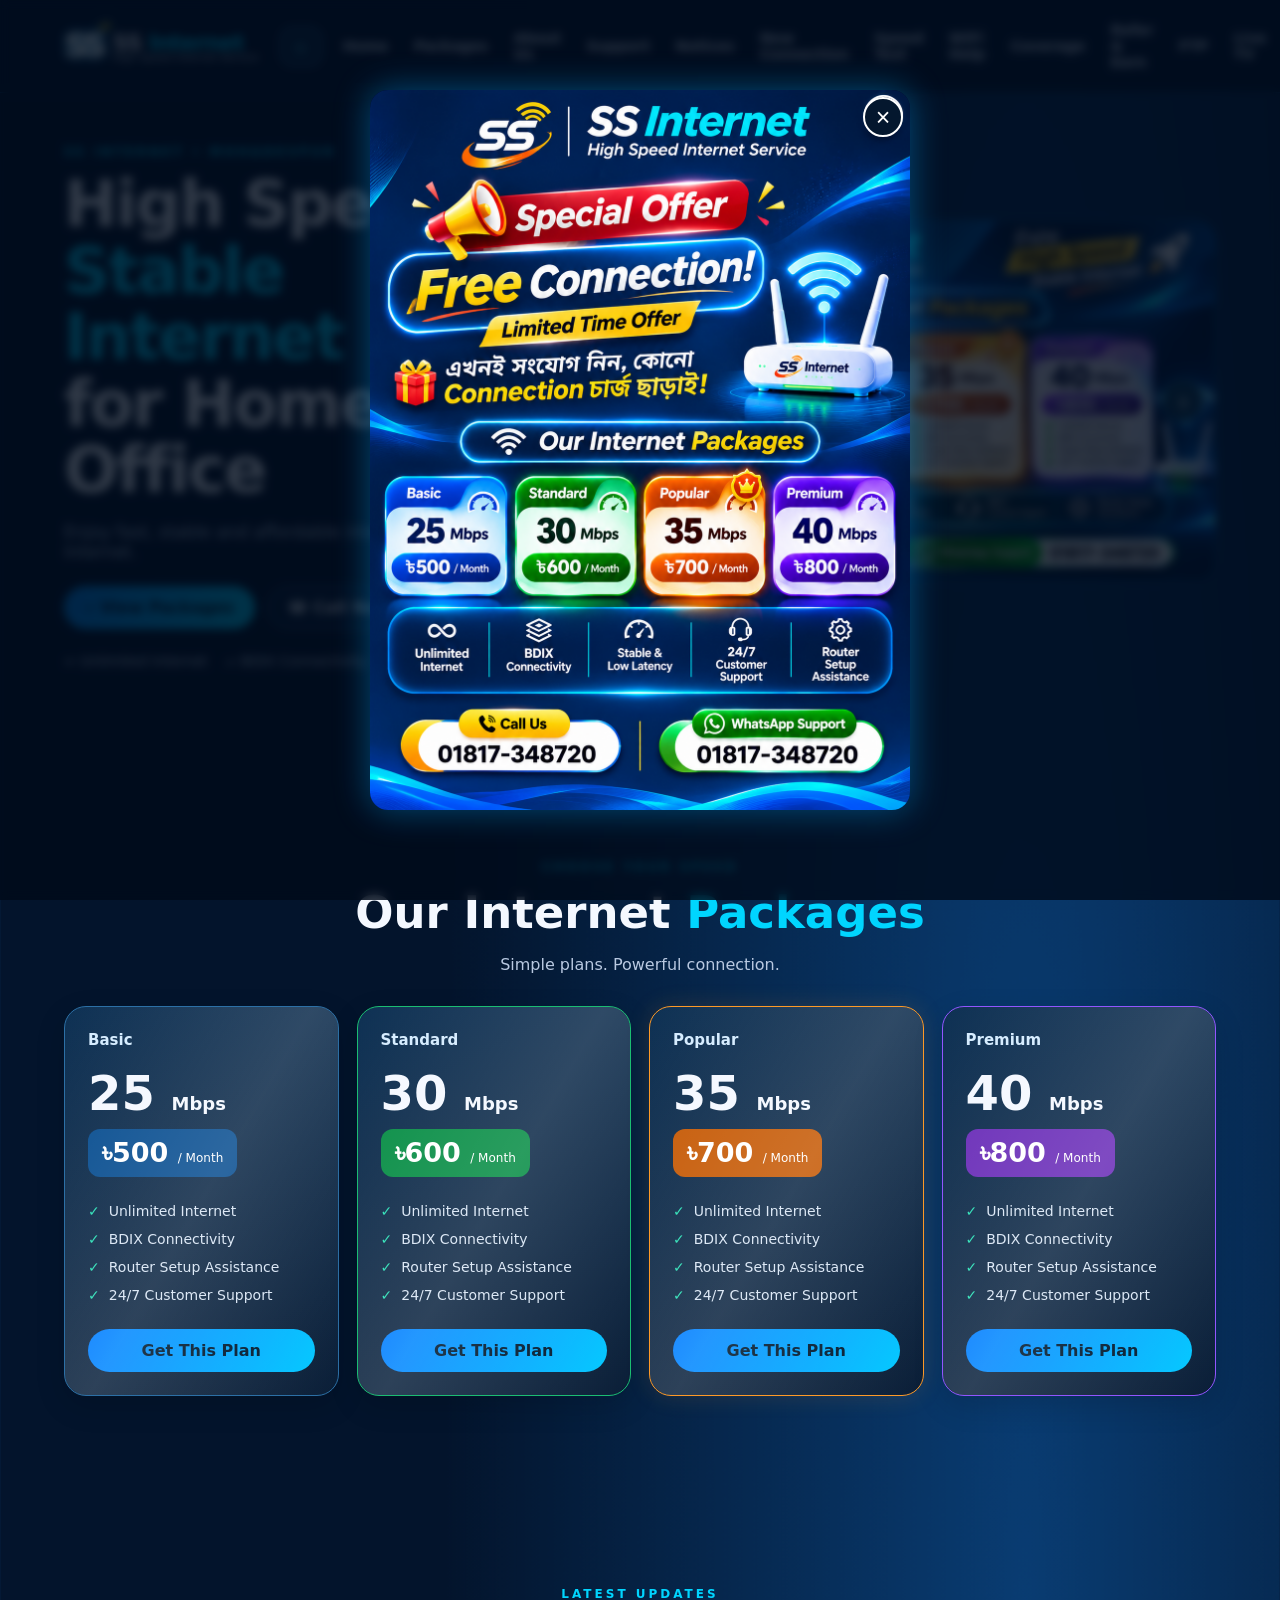
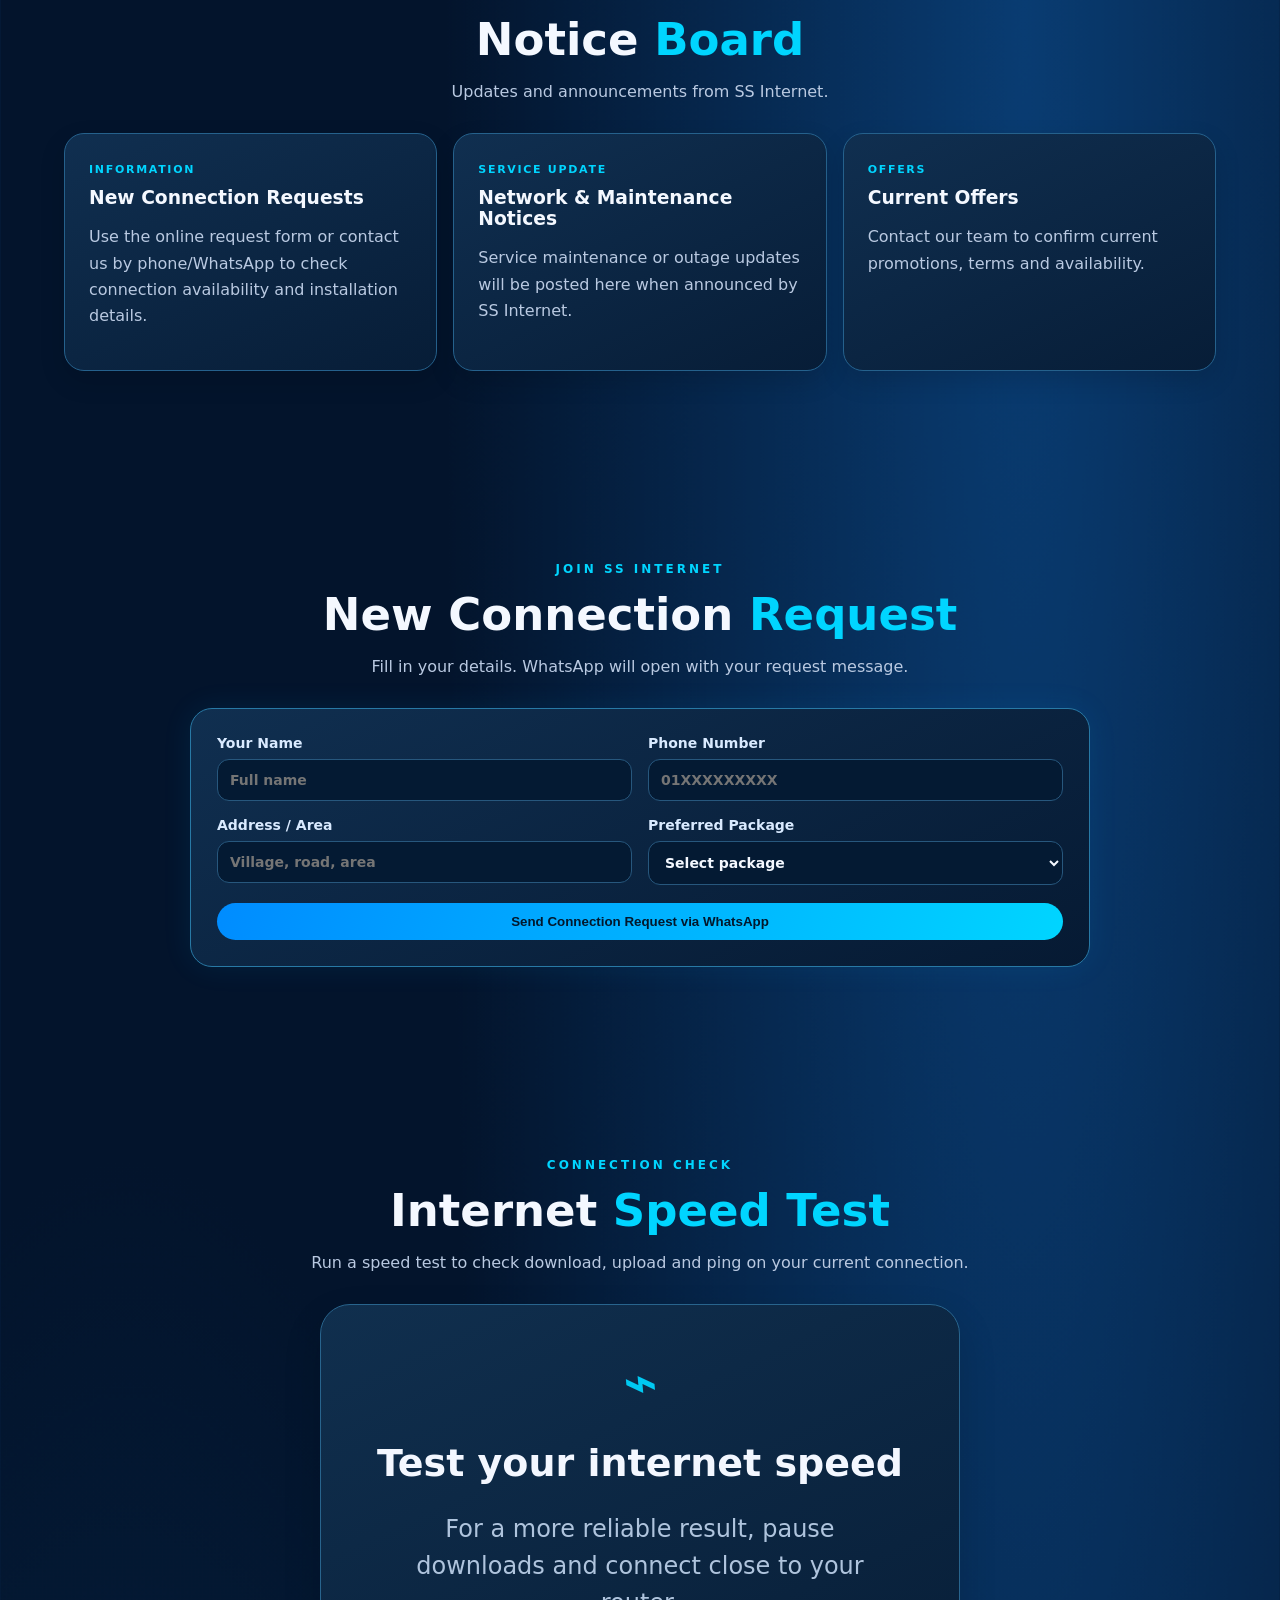
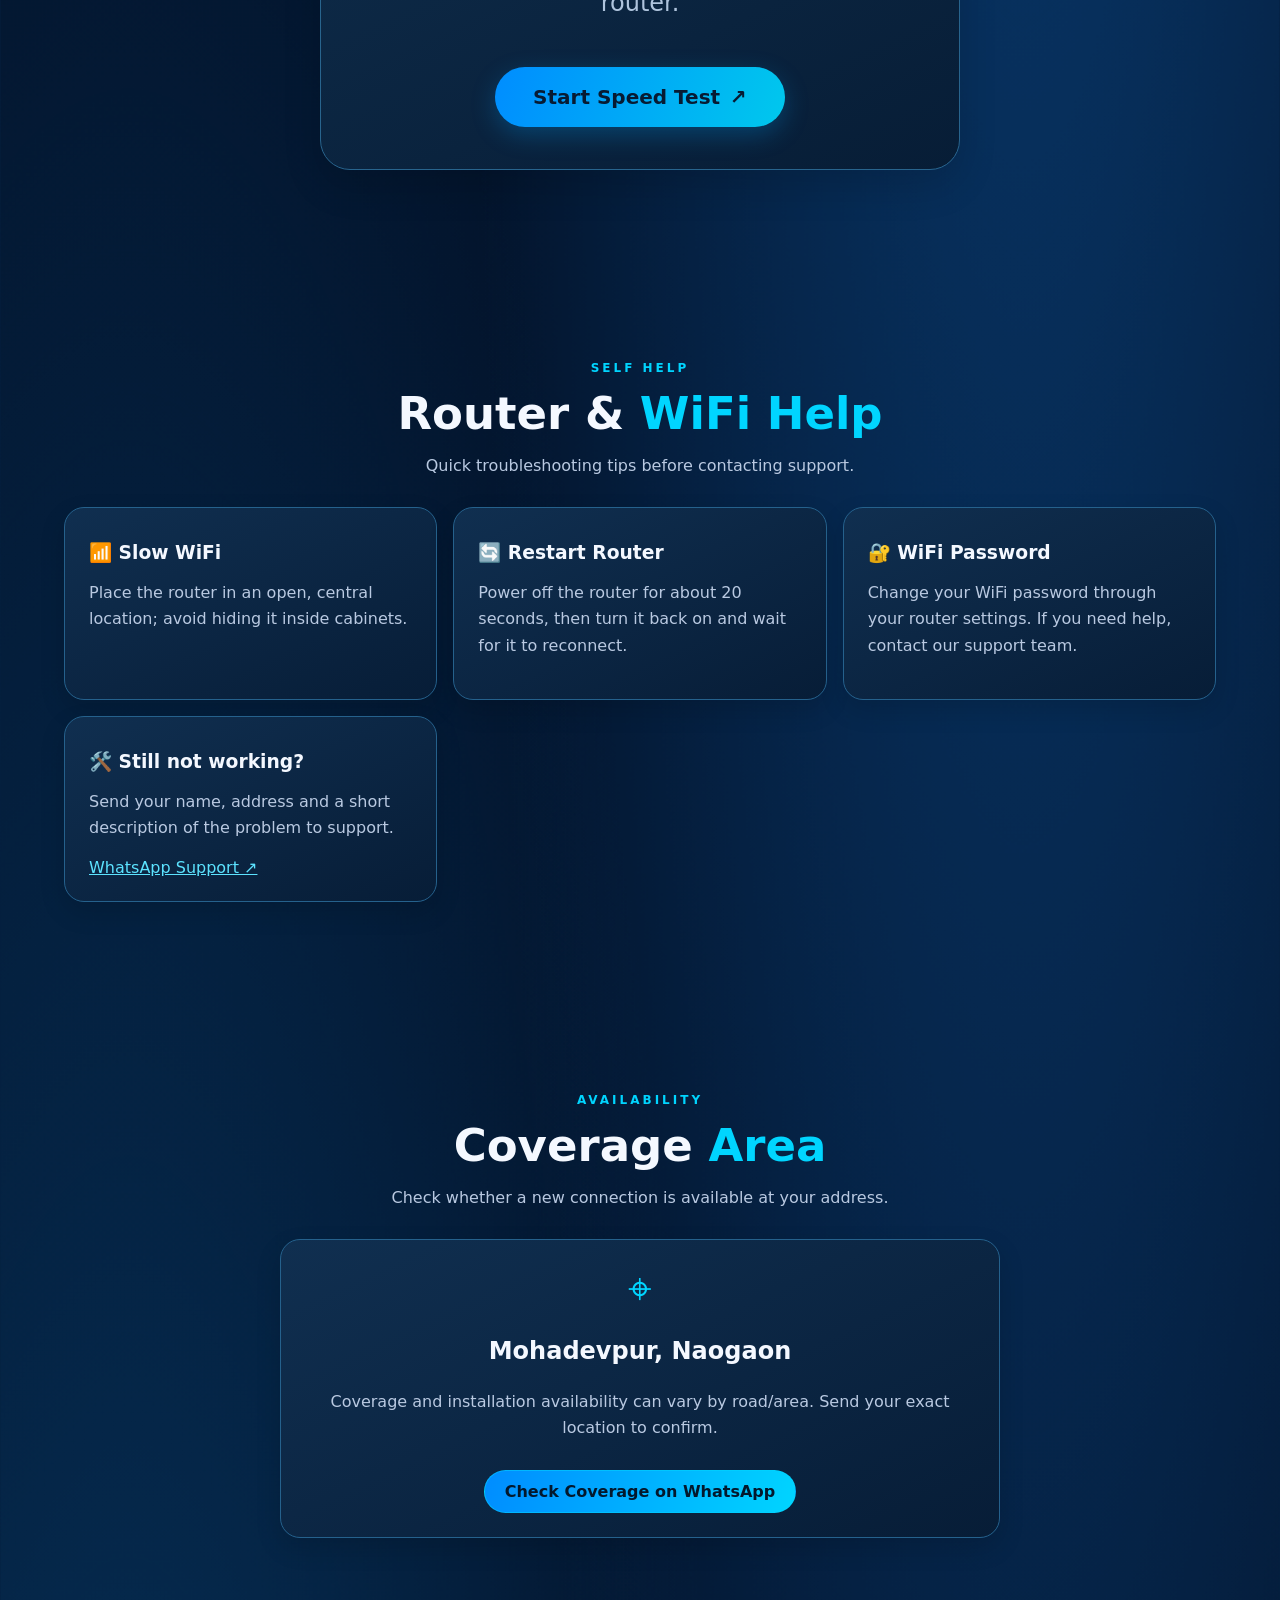
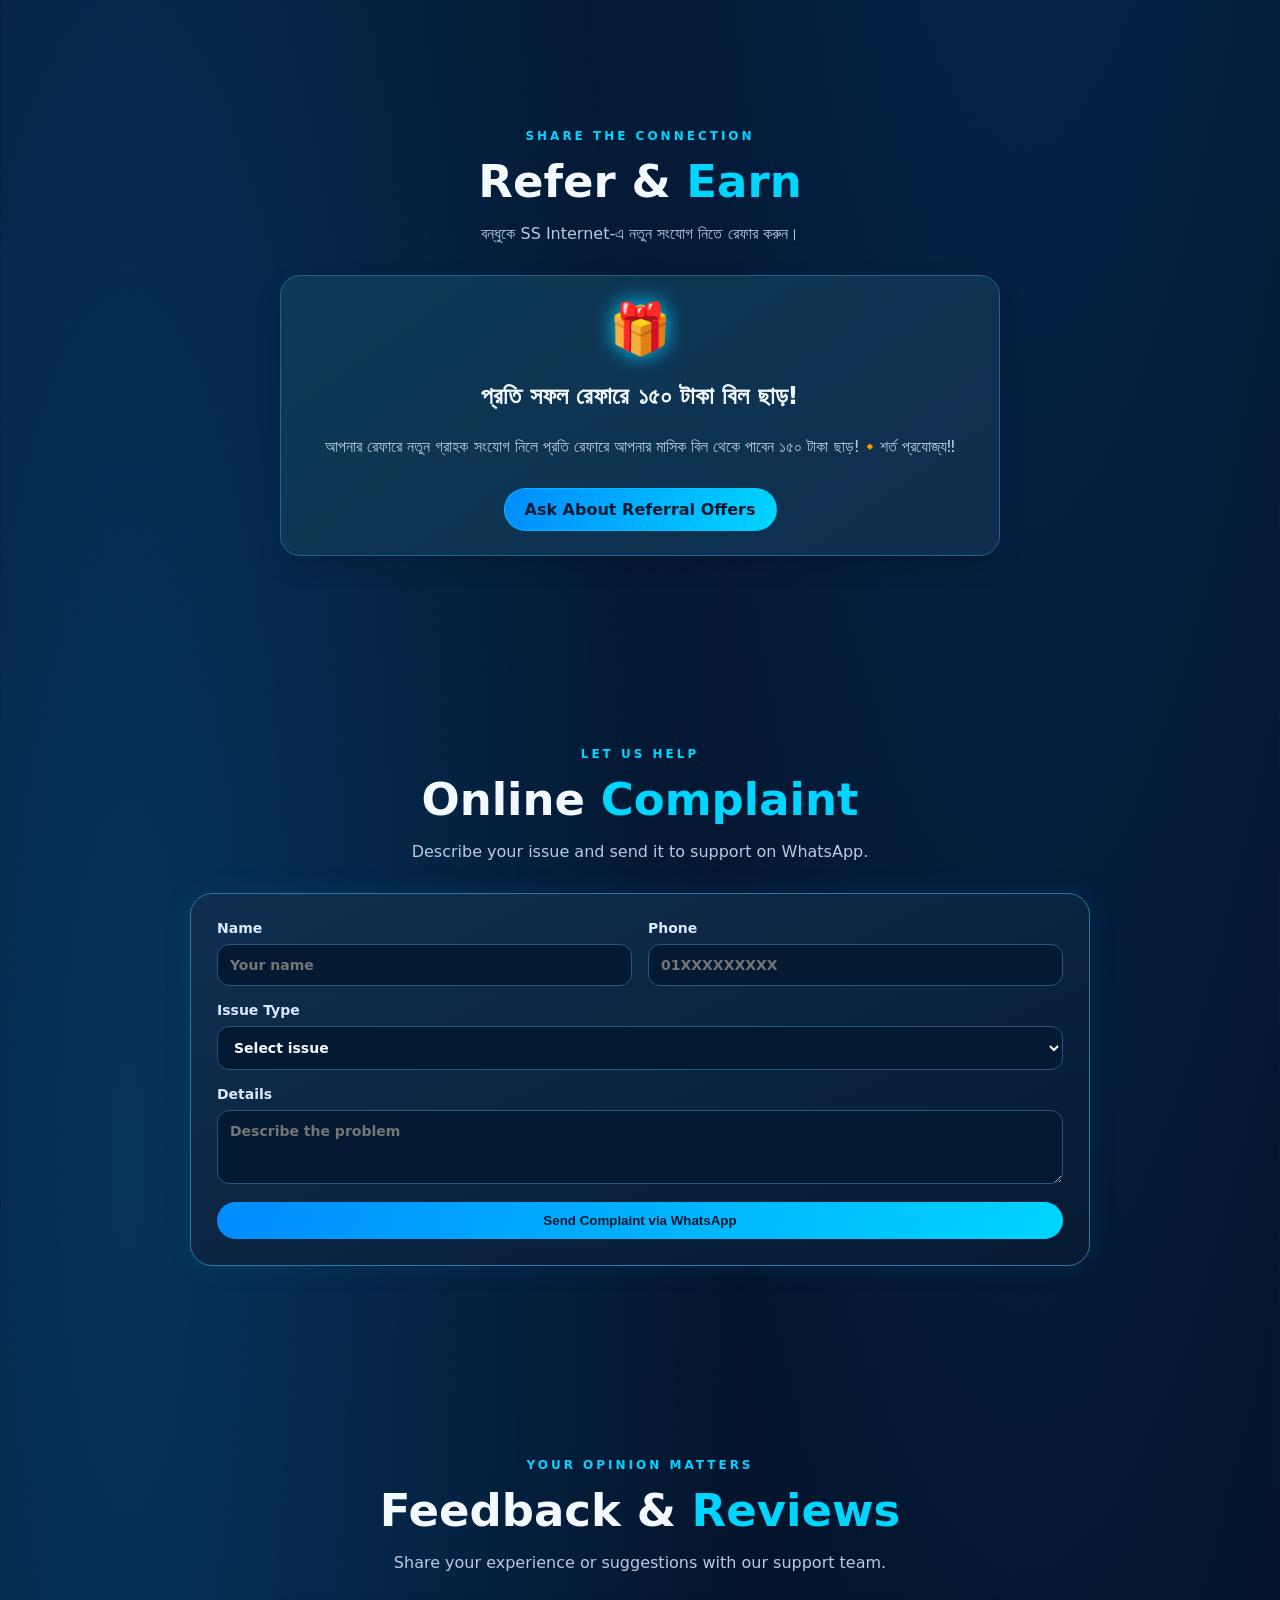
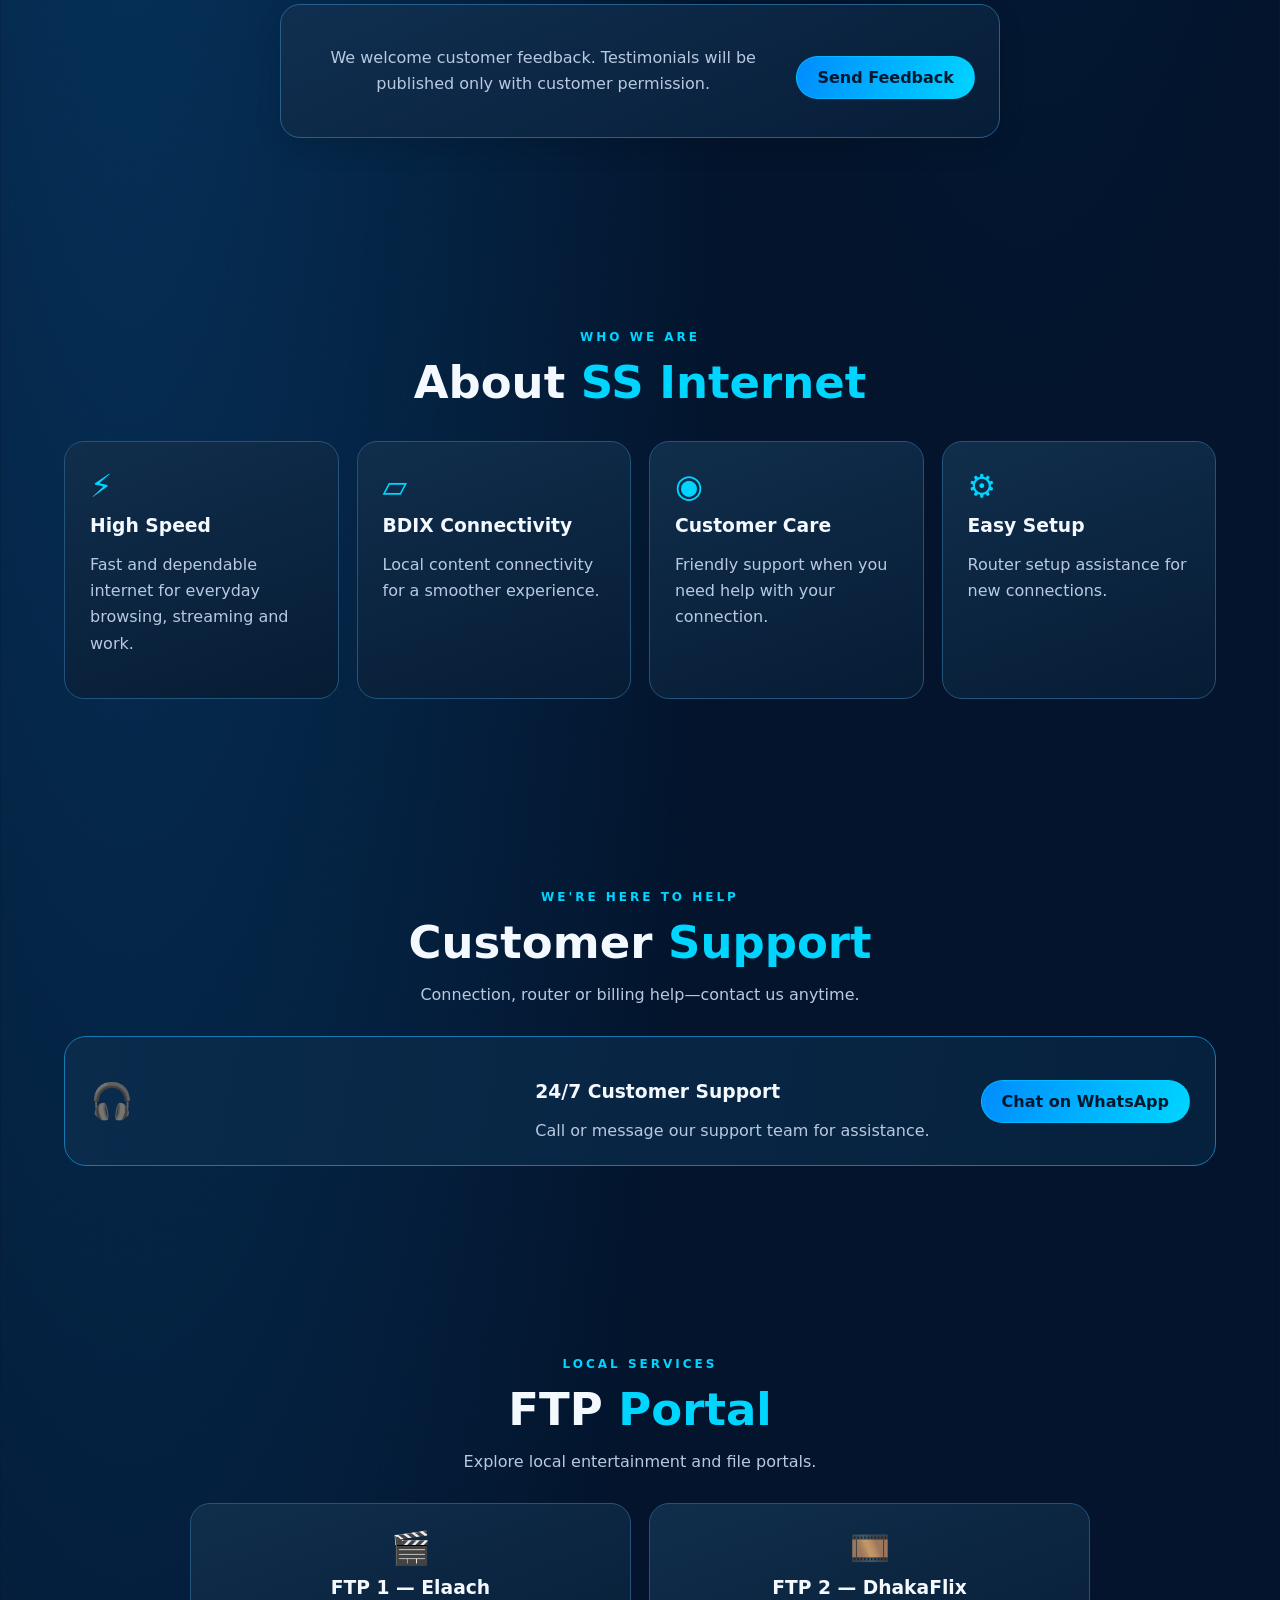
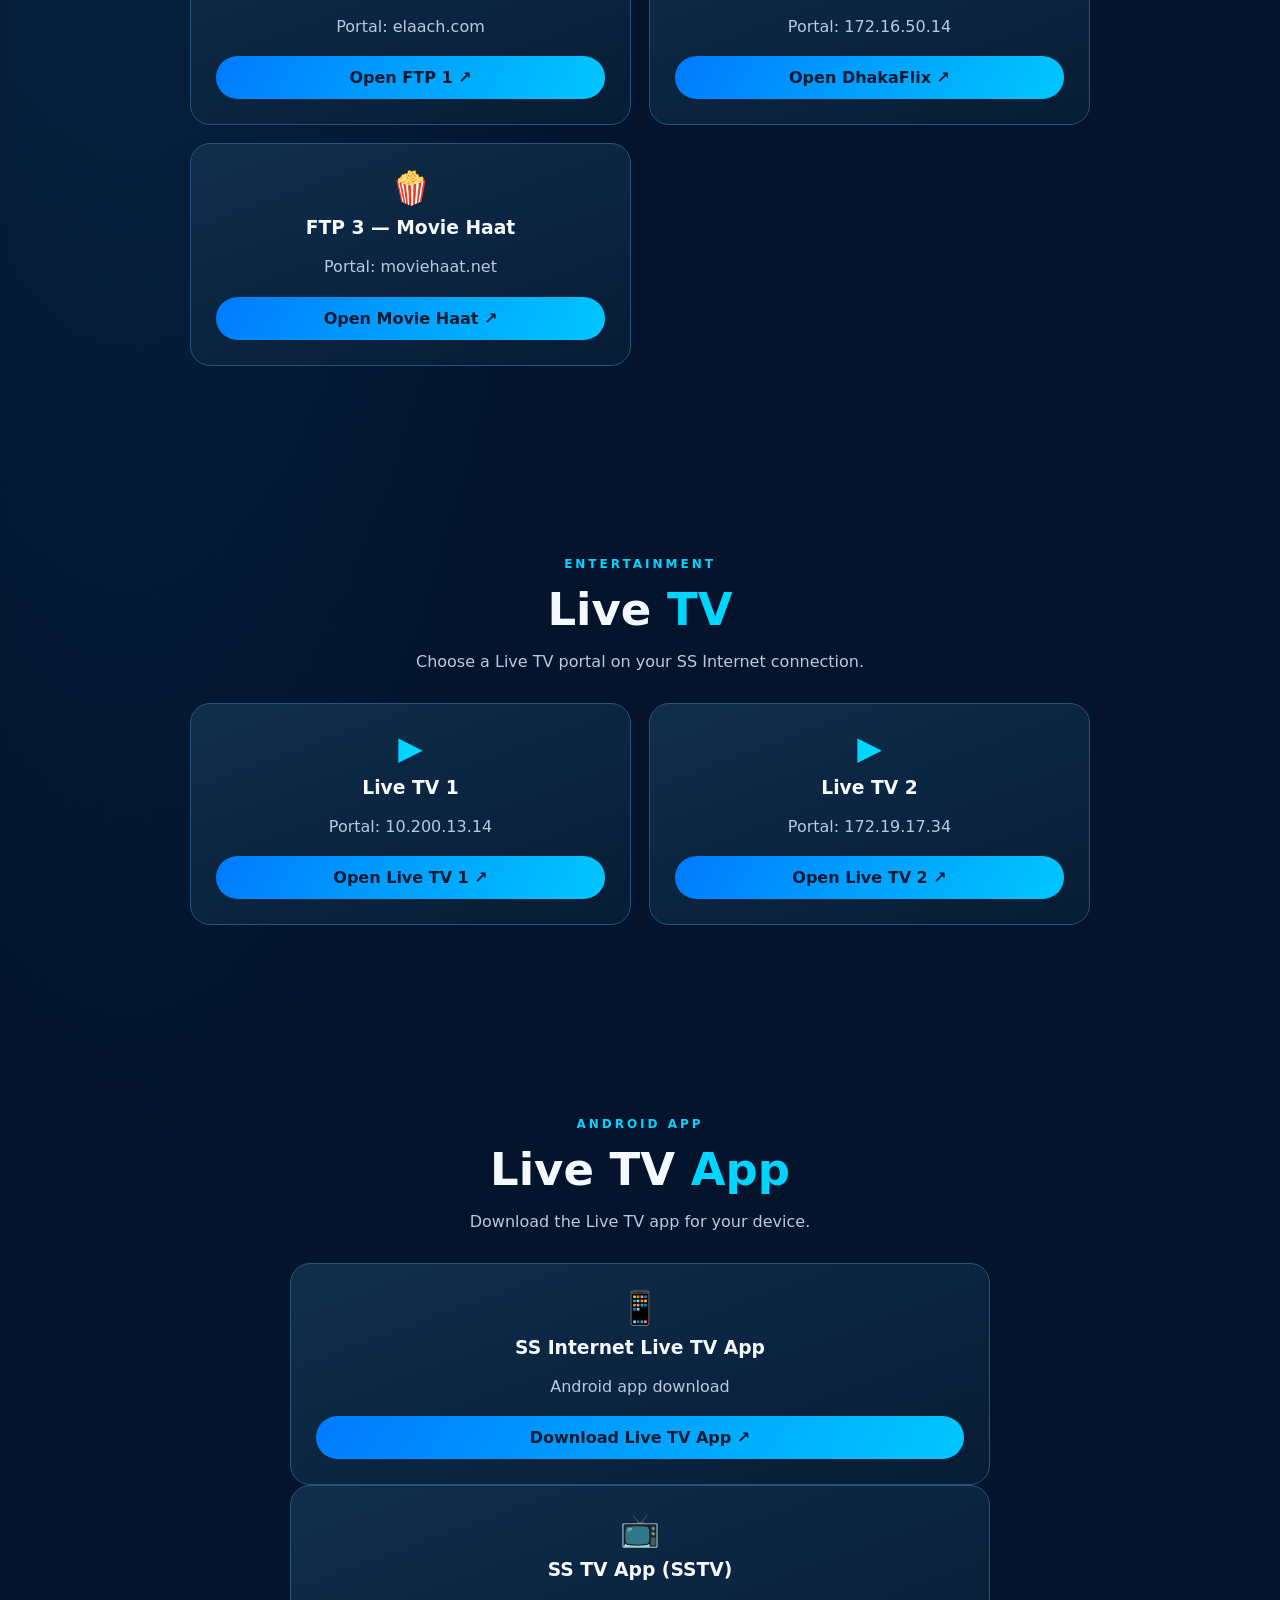
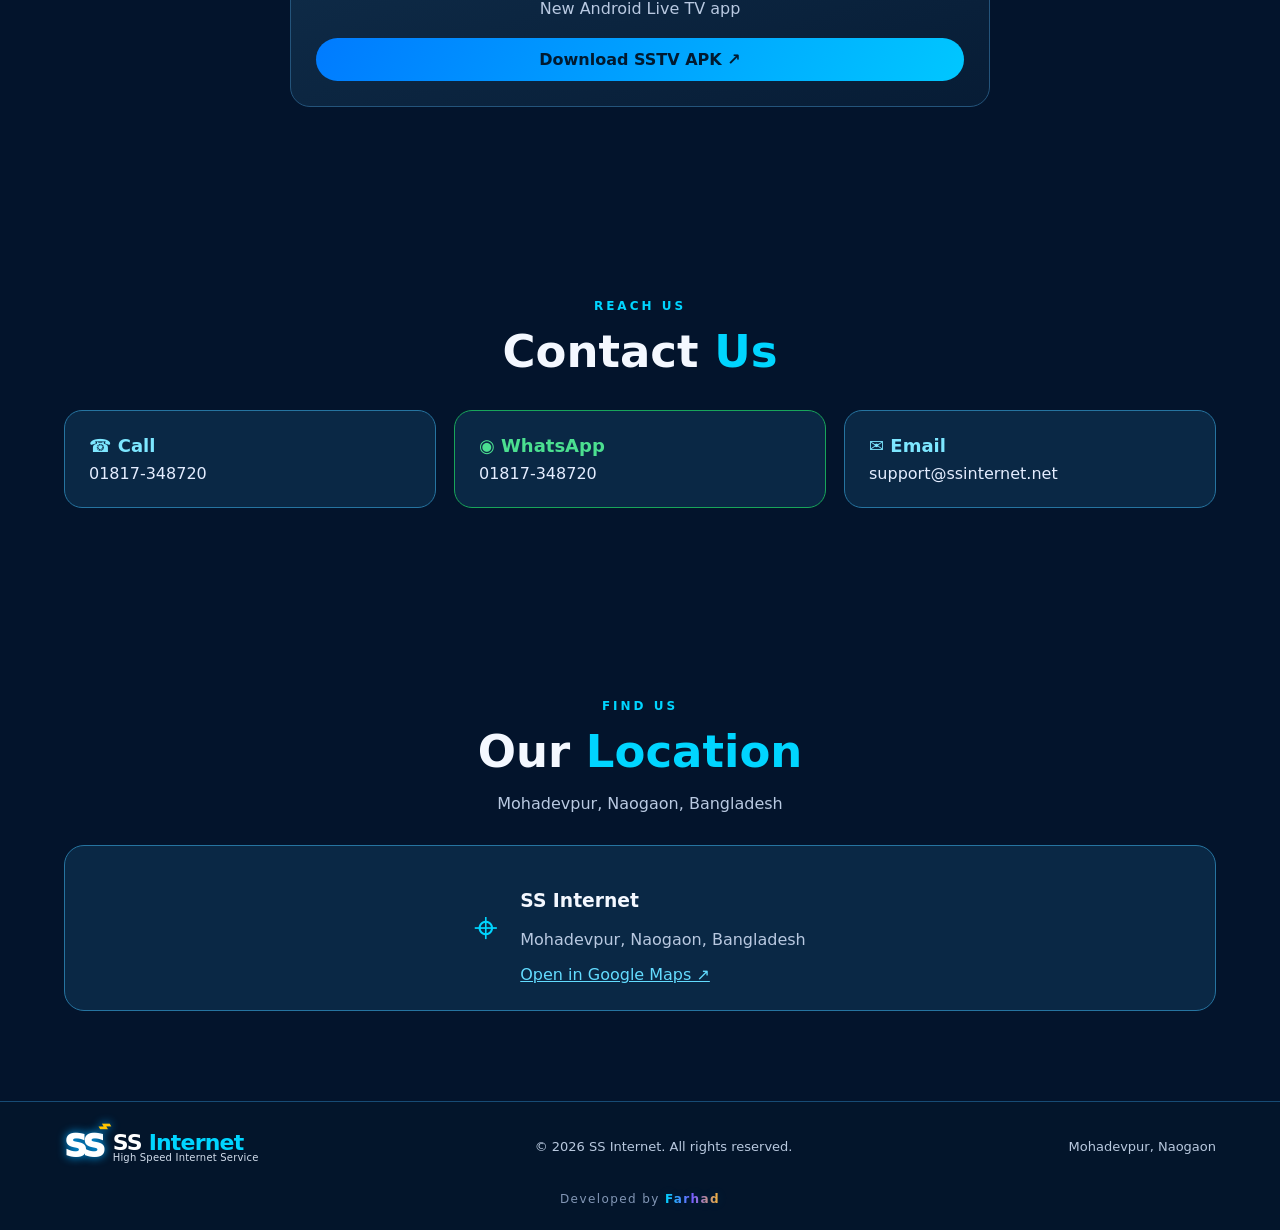
<file: index.html>
<!DOCTYPE html>
<html lang="bn">
<head>
<meta charset="UTF-8">
<meta name="viewport" content="width=device-width, initial-scale=1.0">
<meta name="description" content="SS Internet - High Speed Internet Service in Mohadevpur, Naogaon">
<title>SS Internet | High Speed Internet Service</title>
<link rel="stylesheet" href="style.css">
</head>
<body>
<header class="topbar">
  <a class="brand" href="#home" aria-label="SS Internet Home">
    <span class="brand-mark">SS<span class="wifi">⌁</span></span>
    <span class="brand-text">SS <em>Internet</em><small>High Speed Internet Service</small></span>
  </a>
  <button class="theme-toggle" id="themeToggle" aria-label="Toggle light/dark mode">☼</button><button class="menu-toggle" id="menuToggle" aria-label="Toggle menu">☰</button>
  <nav id="mainNav">
    <a href="#home">Home</a><a href="#packages">Packages</a><a href="#about">About Us</a>
    <a href="#support">Support</a><a href="#notices">Notices</a><a href="#request">New Connection</a><a href="#speedtest">Speed Test</a><a href="#wifi-help">WiFi Help</a><a href="#coverage">Coverage</a><a href="#refer">Refer & Earn</a><a href="#ftp">FTP</a><a href="#livetv">Live TV</a><a href="#app-download">App Download</a><a href="#complaint">Complaint</a><a href="#contact">Contact Us</a>
  </nav>
  <a class="nav-cta" href="tel:+8801817348720">☎ Get Connection</a>
</header>

<main>
<section class="hero section" id="home">
  <div class="hero-copy">
    <p class="eyebrow">SS INTERNET • MOHADEVPUR</p>
    <h1>High Speed<br><span>Stable Internet</span><br>for Home & Office</h1>
    <p>Enjoy fast, stable and affordable internet with SS Internet.</p>
    <div class="button-row"><a class="btn primary" href="#packages">⌁ View Packages</a><a class="btn ghost" href="tel:+8801817348720">☎ Call Now</a></div>
    <div class="quick-benefits"><span>∞ Unlimited Internet</span><span>▱ BDIX Connectivity</span></div>
  </div>
  <div class="hero-art hero-banner-slider" id="heroBannerSlider" aria-label="SS Internet banners">
    <a class="hero-banner-slide active" href="#packages" aria-label="SS Internet Packages"><img src="ss-internet-banner.png" alt="SS Internet packages and service banner"></a>
    <a class="hero-banner-slide" href="#refer" aria-label="Refer and Earn 150 taka bill discount"><img src="ss-internet-refer-150-banner.png" alt="Refer a friend to SS Internet and receive 150 taka off your monthly bill"></a>
    <button class="hero-banner-arrow prev" type="button" aria-label="Previous banner">‹</button><button class="hero-banner-arrow next" type="button" aria-label="Next banner">›</button>
    <div class="hero-banner-dots"><button class="hero-banner-dot active" data-banner="0" aria-label="Show package banner"></button><button class="hero-banner-dot" data-banner="1" aria-label="Show referral banner"></button></div>
  </div>
</section>

<section class="section packages" id="packages">
  <div class="section-heading"><p class="eyebrow">Choose your speed</p><h2>Our Internet <span>Packages</span></h2><p>Simple plans. Powerful connection.</p></div>
  <div class="package-grid">
    <article class="plan blue"><span class="plan-tag">Basic</span><h3>25 <small>Mbps</small></h3><div class="price">৳500 <small>/ Month</small></div><ul><li>Unlimited Internet</li><li>BDIX Connectivity</li><li>Router Setup Assistance</li><li>24/7 Customer Support</li></ul><a href="https://wa.me/8801817348720?text=25%20Mbps%20package%20nibo" class="plan-btn">Get This Plan</a></article>
    <article class="plan green"><span class="plan-tag">Standard</span><h3>30 <small>Mbps</small></h3><div class="price">৳600 <small>/ Month</small></div><ul><li>Unlimited Internet</li><li>BDIX Connectivity</li><li>Router Setup Assistance</li><li>24/7 Customer Support</li></ul><a href="https://wa.me/8801817348720?text=30%20Mbps%20package%20nibo" class="plan-btn">Get This Plan</a></article>
    <article class="plan orange popular"><span class="plan-tag">Popular</span><h3>35 <small>Mbps</small></h3><div class="price">৳700 <small>/ Month</small></div><ul><li>Unlimited Internet</li><li>BDIX Connectivity</li><li>Router Setup Assistance</li><li>24/7 Customer Support</li></ul><a href="https://wa.me/8801817348720?text=35%20Mbps%20package%20nibo" class="plan-btn">Get This Plan</a></article>
    <article class="plan purple"><span class="plan-tag">Premium</span><h3>40 <small>Mbps</small></h3><div class="price">৳800 <small>/ Month</small></div><ul><li>Unlimited Internet</li><li>BDIX Connectivity</li><li>Router Setup Assistance</li><li>24/7 Customer Support</li></ul><a href="https://wa.me/8801817348720?text=40%20Mbps%20package%20nibo" class="plan-btn">Get This Plan</a></article>
  </div>
</section>



<section class="section notices" id="notices"><div class="section-heading"><p class="eyebrow">Latest updates</p><h2>Notice <span>Board</span></h2><p>Updates and announcements from SS Internet.</p></div><div class="notice-grid"><article class="notice-card"><span class="notice-label">INFORMATION</span><h3>New Connection Requests</h3><p>Use the online request form or contact us by phone/WhatsApp to check connection availability and installation details.</p></article><article class="notice-card"><span class="notice-label">SERVICE UPDATE</span><h3>Network & Maintenance Notices</h3><p>Service maintenance or outage updates will be posted here when announced by SS Internet.</p></article><article class="notice-card"><span class="notice-label">OFFERS</span><h3>Current Offers</h3><p>Contact our team to confirm current promotions, terms and availability.</p></article></div></section>
<section class="section request" id="request"><div class="section-heading"><p class="eyebrow">Join SS Internet</p><h2>New Connection <span>Request</span></h2><p>Fill in your details. WhatsApp will open with your request message.</p></div><form class="glass-form" id="connectionForm"><div class="form-grid"><label>Your Name<input name="name" required placeholder="Full name"></label><label>Phone Number<input name="phone" required inputmode="tel" placeholder="01XXXXXXXXX"></label><label>Address / Area<input name="address" required placeholder="Village, road, area"></label><label>Preferred Package<select name="package" required><option value="">Select package</option><option>25 Mbps — ৳500/month</option><option>30 Mbps — ৳600/month</option><option>35 Mbps — ৳700/month</option><option>40 Mbps — ৳800/month</option></select></label></div><button class="btn primary form-submit" type="submit">Send Connection Request via WhatsApp</button></form></section>
<section class="section speed" id="speedtest"><div class="section-heading"><p class="eyebrow">CONNECTION CHECK</p><h2>Internet <span>Speed Test</span></h2><p>Run a speed test to check download, upload and ping on your current connection.</p></div><div class="fast-card"><div class="fast-mark" aria-hidden="true">⌁</div><h3>Test your internet speed</h3><p>For a more reliable result, pause downloads and connect close to your router.</p><a class="fast-start" href="https://fast.com/" target="_blank" rel="noopener noreferrer">Start Speed Test <span aria-hidden="true">↗</span></a></div></section><section class="section wifi-help" id="wifi-help"><div class="section-heading"><p class="eyebrow">Self help</p><h2>Router & <span>WiFi Help</span></h2><p>Quick troubleshooting tips before contacting support.</p></div><div class="help-grid"><article class="help-card"><h3>📶 Slow WiFi</h3><p>Place the router in an open, central location; avoid hiding it inside cabinets.</p></article><article class="help-card"><h3>🔄 Restart Router</h3><p>Power off the router for about 20 seconds, then turn it back on and wait for it to reconnect.</p></article><article class="help-card"><h3>🔐 WiFi Password</h3><p>Change your WiFi password through your router settings. If you need help, contact our support team.</p></article><article class="help-card"><h3>🛠️ Still not working?</h3><p>Send your name, address and a short description of the problem to support.</p><a href="https://wa.me/8801817348720?text=Router%20or%20WiFi%20help%20chai" class="text-link">WhatsApp Support ↗</a></article></div></section>
<section class="section coverage" id="coverage"><div class="section-heading"><p class="eyebrow">Availability</p><h2>Coverage <span>Area</span></h2><p>Check whether a new connection is available at your address.</p></div><div class="coverage-card"><div class="pin">⌖</div><h3>Mohadevpur, Naogaon</h3><p>Coverage and installation availability can vary by road/area. Send your exact location to confirm.</p><a class="btn primary" href="https://wa.me/8801817348720?text=Amar%20area%20te%20connection%20availability%20check%20korben" target="_blank" rel="noopener">Check Coverage on WhatsApp</a></div></section>
<section class="section refer" id="refer"><div class="section-heading"><p class="eyebrow">Share the connection</p><h2>Refer & <span>Earn</span></h2><p>বন্ধুকে SS Internet-এ নতুন সংযোগ নিতে রেফার করুন।</p></div><div class="refer-card"><div class="refer-icon">🎁</div><h3>প্রতি সফল রেফারে ১৫০ টাকা বিল ছাড়!</h3><p>আপনার রেফারে নতুন গ্রাহক সংযোগ নিলে প্রতি রেফারে আপনার মাসিক বিল থেকে পাবেন ১৫০ টাকা ছাড়!🔸শর্ত প্রযোজ্য‼️</p><a class="btn primary" href="https://wa.me/8801817348720?text=Refer%20bonus%20offer%20details%20jante%20chai" target="_blank" rel="noopener">Ask About Referral Offers</a></div></section>
<section class="section complaint" id="complaint"><div class="section-heading"><p class="eyebrow">Let us help</p><h2>Online <span>Complaint</span></h2><p>Describe your issue and send it to support on WhatsApp.</p></div><form class="glass-form" id="complaintForm"><div class="form-grid"><label>Name<input name="name" required placeholder="Your name"></label><label>Phone<input name="phone" required inputmode="tel" placeholder="01XXXXXXXXX"></label><label class="full-field">Issue Type<select name="issue" required><option value="">Select issue</option><option>Internet slow</option><option>No connection</option><option>Router / WiFi problem</option><option>Other</option></select></label><label class="full-field">Details<textarea name="details" rows="3" placeholder="Describe the problem"></textarea></label></div><button class="btn primary form-submit" type="submit">Send Complaint via WhatsApp</button></form></section>
<section class="section feedback" id="feedback"><div class="section-heading"><p class="eyebrow">Your opinion matters</p><h2>Feedback & <span>Reviews</span></h2><p>Share your experience or suggestions with our support team.</p></div><div class="feedback-card"><p>We welcome customer feedback. Testimonials will be published only with customer permission.</p><a class="btn primary" href="https://wa.me/8801817348720?text=SS%20Internet%20feedback%3A%20" target="_blank" rel="noopener">Send Feedback</a></div></section>

<section class="section about" id="about"><div class="section-heading"><p class="eyebrow">Who we are</p><h2>About <span>SS Internet</span></h2></div><div class="feature-grid"><article class="feature"><div class="feature-icon">⚡</div><h3>High Speed</h3><p>Fast and dependable internet for everyday browsing, streaming and work.</p></article><article class="feature"><div class="feature-icon">▱</div><h3>BDIX Connectivity</h3><p>Local content connectivity for a smoother experience.</p></article><article class="feature"><div class="feature-icon">◉</div><h3>Customer Care</h3><p>Friendly support when you need help with your connection.</p></article><article class="feature"><div class="feature-icon">⚙</div><h3>Easy Setup</h3><p>Router setup assistance for new connections.</p></article></div></section>

<section class="section service-sections" id="support"><div class="section-heading"><p class="eyebrow">We're here to help</p><h2>Customer <span>Support</span></h2><p>Connection, router or billing help—contact us anytime.</p></div><div class="service-card"><div class="service-icon">🎧</div><div><h3>24/7 Customer Support</h3><p>Call or message our support team for assistance.</p></div><a class="btn primary" href="https://wa.me/8801817348720?text=SS%20Internet%20support%20chai">Chat on WhatsApp</a></div></section>

<section class="section portals" id="ftp"><div class="section-heading"><p class="eyebrow">Local services</p><h2>FTP <span>Portal</span></h2><p>Explore local entertainment and file portals.</p></div><div class="livetv-grid"><div class="portal-card"><div class="portal-icon">🎬</div><h3>FTP 1 — Elaach</h3><p>Portal: elaach.com</p><a class="plan-btn" href="http://elaach.com" target="_blank" rel="noopener">Open FTP 1 ↗</a></div><div class="portal-card"><div class="portal-icon">🎞️</div><h3>FTP 2 — DhakaFlix</h3><p>Portal: 172.16.50.14</p><a class="plan-btn" href="http://172.16.50.14" target="_blank" rel="noopener">Open DhakaFlix ↗</a></div><div class="portal-card"><div class="portal-icon">🍿</div><h3>FTP 3 — Movie Haat</h3><p>Portal: moviehaat.net</p><a class="plan-btn" href="https://moviehaat.net/" target="_blank" rel="noopener">Open Movie Haat ↗</a></div></div></section>

<section class="section portals" id="livetv"><div class="section-heading"><p class="eyebrow">Entertainment</p><h2>Live <span>TV</span></h2><p>Choose a Live TV portal on your SS Internet connection.</p></div><div class="livetv-grid"><div class="portal-card"><div class="portal-icon">▶</div><h3>Live TV 1</h3><p>Portal: 10.200.13.14</p><a class="plan-btn" href="http://10.200.13.14" target="_blank" rel="noopener">Open Live TV 1 ↗</a></div><div class="portal-card"><div class="portal-icon">▶</div><h3>Live TV 2</h3><p>Portal: 172.19.17.34</p><a class="plan-btn" href="http://172.19.17.34" target="_blank" rel="noopener">Open Live TV 2 ↗</a></div></div></section><section class="section portals" id="app-download"><div class="section-heading"><p class="eyebrow">Android app</p><h2>Live TV <span>App</span></h2><p>Download the Live TV app for your device.</p></div><div class="portal-card"><div class="portal-icon">📱</div><h3>SS Internet Live TV App</h3><p>Android app download</p><a class="plan-btn" href="https://github.com/farhad04/ss-internet/raw/refs/heads/main/SS.apk" target="_blank" rel="noopener">Download Live TV App ↗</a></div><div class="portal-card"><div class="portal-icon">📺</div><h3>SS TV App (SSTV)</h3><p>New Android Live TV app</p><a class="plan-btn" href="https://release-assets.githubusercontent.com/github-production-release-asset/1462138369/120b2488-8e95-4e61-9f1d-2b600683f350?sp=r&sv=2018-11-09&sr=b&spr=https&se=2026-11-23T11%3A10%3A37Z&rscd=attachment%3B+filename%3Dsstv.apk&rsct=application%2Fvnd.android.package-archive&skoid=96c2d410-5711-43a1-aedd-ab1947aa7ab0&sktid=398a6654-997b-47e9-b12b-9515b896b4de&skt=2026-11-23T10%3A10%3A14Z&ske=2026-11-23T11%3A10%3A37Z&sks=b&skv=2018-11-09&sig=CfN8ReuvGvJXXi4svivKfEVOflsbdjwctInbzKMohFY%3D&jwt=eyJ0eXAiOiJKV1QiLCJhbGciOiJIUzI1NiJ9.[base64].257FxRPgAyEe5NNq7BnTfJ2px1ZOWCO88kjthJJWGwQ&response-content-disposition=attachment%3B%20filename%3Dsstv.apk&response-content-type=application%2Fvnd.android.package-archive" target="_blank" rel="noopener">Download SSTV APK ↗</a></div></section>

<section class="section contact" id="contact"><div class="section-heading"><p class="eyebrow">Reach us</p><h2>Contact <span>Us</span></h2></div><div class="contact-grid"><a class="contact-card" href="tel:+8801817348720"><b>☎ Call</b><span>01817-348720</span></a><a class="contact-card whatsapp" href="https://wa.me/8801817348720?text=Assalamu%20Alaikum%2C%20SS%20Internet%20support%20chai"><b>◉ WhatsApp</b><span>01817-348720</span></a><div class="contact-card"><b>✉ Email</b><span>support@ssinternet.net</span></div></div></section>

<section class="section location" id="location"><div class="section-heading"><p class="eyebrow">Find us</p><h2>Our <span>Location</span></h2><p>Mohadevpur, Naogaon, Bangladesh</p></div><div class="location-card"><div class="pin">⌖</div><div><h3>SS Internet</h3><p>Mohadevpur, Naogaon, Bangladesh</p><a href="https://www.google.com/maps/search/?api=1&query=Mohadevpur%2C+Naogaon%2C+Bangladesh" target="_blank" rel="noopener">Open in Google Maps ↗</a></div></div></section>

</main>
<footer><a class="brand footer-brand" href="#home"><span class="brand-mark">SS<span class="wifi">⌁</span></span><span class="brand-text">SS <em>Internet</em><small>High Speed Internet Service</small></span></a><p>© 2026 SS Internet. All rights reserved.</p><p>Mohadevpur, Naogaon</p><div class="developer-credit">Developed by <span>Farhad</span></div></footer>


<div class="popup-overlay" id="offerPopup" aria-hidden="true"><div class="popup-box"><button class="popup-close" id="popupClose" aria-label="Close popup">×</button><a href="https://wa.me/8801817348720?text=Free%20connection%20offer%20details%20chai" target="_blank" rel="noopener"><img src="free-connection-popup.png" alt="SS Internet Free Connection Offer"></a></div></div>
<script src="script.js"></script>
</body>
</html>
</file>
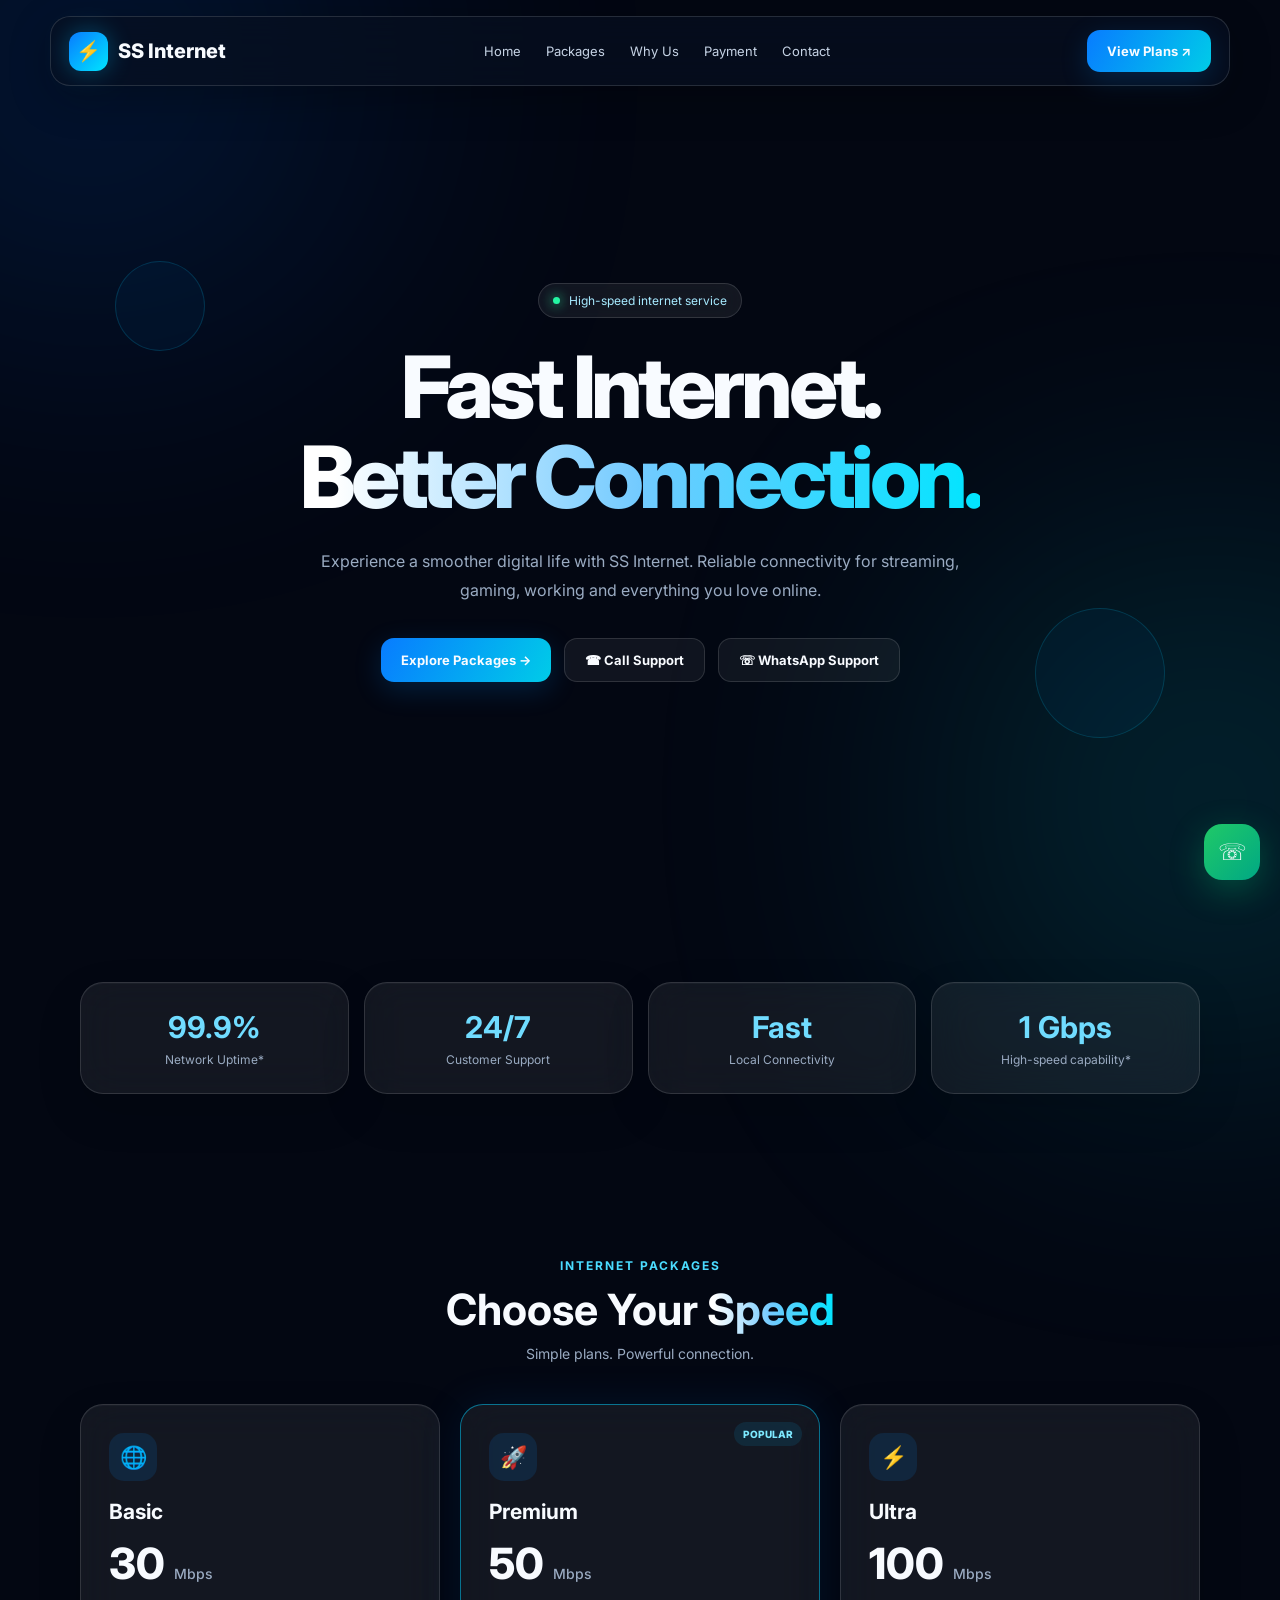
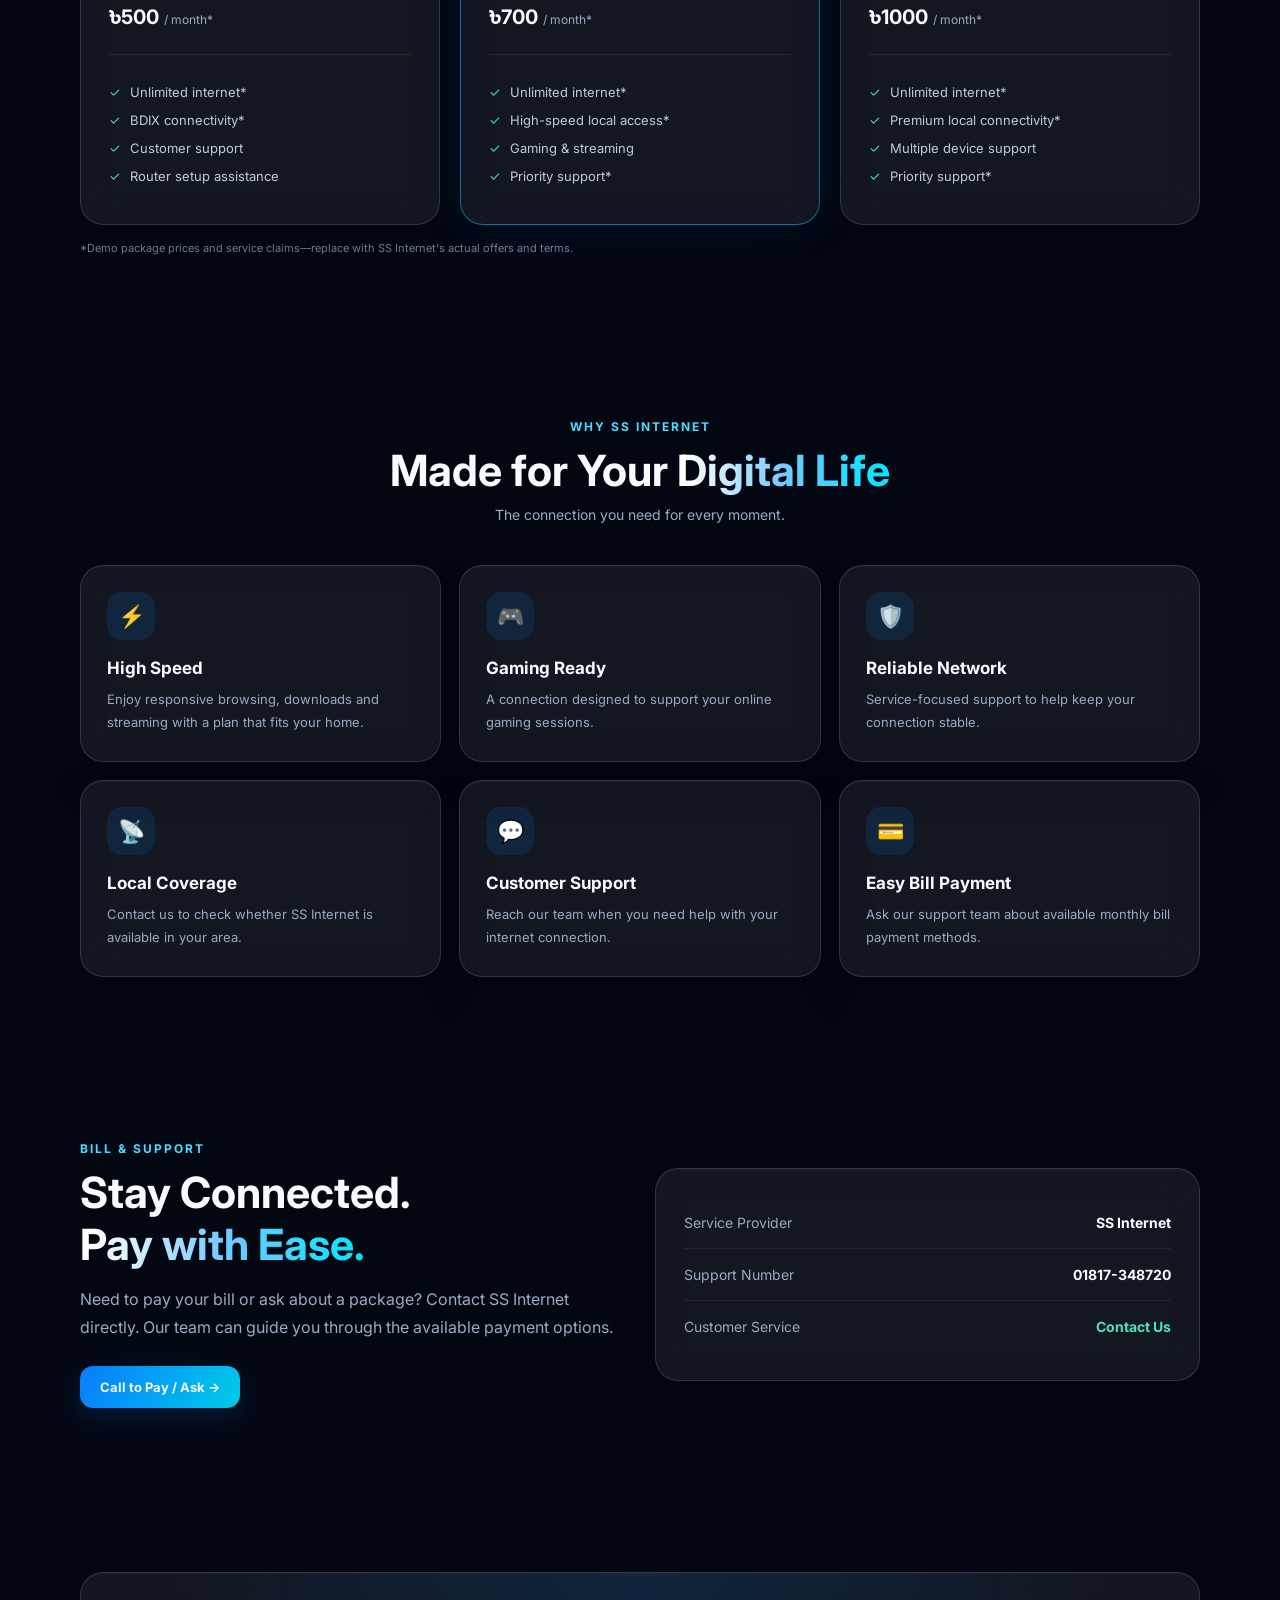
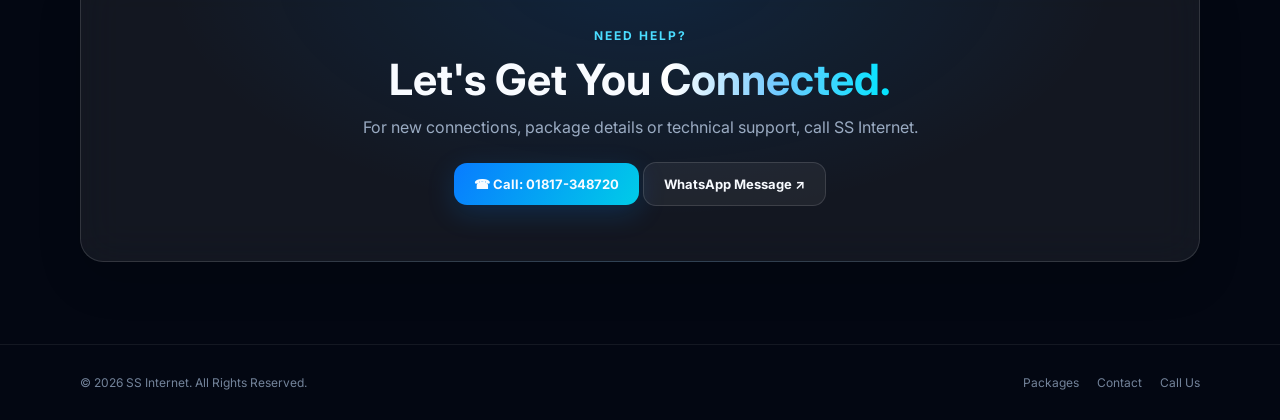
<file: indexf.html>
<!DOCTYPE html>
<html lang="bn">
<head>
<meta charset="UTF-8">
<meta name="viewport" content="width=device-width, initial-scale=1.0">
<meta name="theme-color" content="#030712">
<title>SS Internet | Fast. Reliable. Connected.</title>
<link rel="preconnect" href="https://fonts.googleapis.com">
<link href="https://fonts.googleapis.com/css2?family=Inter:wght@400;500;600;700;800&family=Hind+Siliguri:wght@400;500;600;700&display=swap" rel="stylesheet">
<style>
:root{--bg:#030712;--blue:#087cff;--cyan:#00e5ff;--muted:#9aabc2;--glass:rgba(255,255,255,.065);--line:rgba(255,255,255,.13)}
*{box-sizing:border-box;margin:0;padding:0}
html{scroll-behavior:smooth;scroll-padding-top:100px}
body{font-family:Inter,'Hind Siliguri',sans-serif;background:var(--bg);color:#f8fbff;overflow-x:hidden}
body:before,body:after{content:"";position:fixed;width:500px;height:500px;border-radius:50%;filter:blur(150px);opacity:.18;z-index:-1;pointer-events:none}
body:before{background:#006dff;top:-180px;left:-160px}
body:after{background:#00d9e8;right:-180px;bottom:-150px}
a{color:inherit;text-decoration:none}
.nav{position:fixed;z-index:20;top:16px;left:50%;transform:translateX(-50%);width:min(94%,1180px);padding:13px 18px;display:flex;align-items:center;justify-content:space-between;gap:20px;border:1px solid var(--line);border-radius:20px;background:rgba(8,16,32,.72);backdrop-filter:blur(22px);box-shadow:0 12px 40px #0004}
.brand{display:flex;align-items:center;gap:10px;font-size:20px;font-weight:800;white-space:nowrap}
.brand-mark{display:grid;place-items:center;width:39px;height:39px;border-radius:12px;background:linear-gradient(135deg,#087cff,#00e5ff);box-shadow:0 0 25px #00bfff55}
.navlinks{display:flex;gap:25px;color:#c6d3e5;font-size:13px}
.navlinks a:hover{color:white}
.btn{display:inline-flex;align-items:center;justify-content:center;gap:8px;padding:13px 20px;border-radius:13px;font-weight:700;font-size:13px;background:linear-gradient(120deg,#087cff,#00cce8);box-shadow:0 8px 28px #008cff30;transition:.25s}
.btn:hover{transform:translateY(-3px);box-shadow:0 12px 35px #008cff55}
.btn.ghost{background:rgba(255,255,255,.055);border:1px solid var(--line);box-shadow:none}
.hero{min-height:100vh;display:grid;place-items:center;text-align:center;padding:145px 20px 80px;position:relative}
.hero-inner{max-width:900px}
.pill{display:inline-flex;align-items:center;gap:9px;padding:9px 14px;border:1px solid var(--line);border-radius:40px;background:var(--glass);color:#a6eaff;font-size:12px;margin-bottom:24px;backdrop-filter:blur(12px)}
.dot{height:7px;width:7px;border-radius:50%;background:#24f6a2;box-shadow:0 0 12px #24f6a2}
h1{font-size:clamp(44px,8vw,86px);line-height:1.05;letter-spacing:-.055em;font-weight:800}
.gradient{background:linear-gradient(90deg,#fff 5%,#72caff 50%,#00e5ff);background-clip:text;-webkit-background-clip:text;color:transparent}
.hero p{max-width:660px;margin:24px auto 32px;color:var(--muted);font-size:16px;line-height:1.85}
.actions{display:flex;gap:13px;justify-content:center;flex-wrap:wrap}
.orb{position:absolute;border:1px solid #00cfff2b;border-radius:50%;background:#008cff0c;animation:float 6s ease-in-out infinite;pointer-events:none}
.orb.one{width:90px;height:90px;left:9%;top:29%}.orb.two{width:130px;height:130px;right:9%;bottom:18%;animation-delay:-2s}
@keyframes float{50%{transform:translateY(-22px)}}
section{padding:82px 20px}
.container{width:min(1120px,100%);margin:auto}
.section-title{text-align:center;margin-bottom:42px}
.eyebrow{font-size:12px;font-weight:700;letter-spacing:2px;color:#4bdcff;text-transform:uppercase}
h2{font-size:clamp(29px,5vw,43px);margin:10px 0}
.section-title p{color:var(--muted);font-size:14px}
.glass{background:var(--glass);border:1px solid var(--line);border-radius:23px;backdrop-filter:blur(20px);box-shadow:inset 0 1px #ffffff08,0 18px 45px #0002}
.stats{display:grid;grid-template-columns:repeat(4,1fr);gap:15px}
.stat{text-align:center;padding:26px 12px}
.stat strong{display:block;font-size:30px;color:#70dcff}
.stat span{display:block;margin-top:7px;color:var(--muted);font-size:12px}
.packages{display:grid;grid-template-columns:repeat(3,1fr);gap:20px}
.package{padding:28px;position:relative;transition:.25s}
.package:hover{transform:translateY(-7px);border-color:#00cfff70}
.package.featured{border-color:#00cfff80;box-shadow:0 0 45px #008cff18}
.tag{position:absolute;right:17px;top:17px;font-size:10px;color:#7de9ff;background:#00bfff1c;border-radius:20px;padding:6px 9px;font-weight:800}
.package-icon,.feature-icon{width:48px;height:48px;display:grid;place-items:center;border-radius:15px;background:#008cff20;font-size:22px;margin-bottom:18px}
.package h3{font-size:21px}
.speed{font-size:43px;font-weight:800;margin:13px 0}
.speed small{font-size:14px;color:var(--muted);font-weight:500}
.price{font-size:20px;font-weight:700;margin-bottom:20px}
.price small{font-size:12px;color:var(--muted);font-weight:400}
.features{list-style:none;border-top:1px solid #ffffff12;padding-top:17px}
.features li{color:#c0ccdc;font-size:13px;margin:12px 0}
.features li:before{content:"✓";color:#35e6d2;margin-right:9px}
.feature-grid{display:grid;grid-template-columns:repeat(3,1fr);gap:18px}
.feature{padding:26px}
.feature h3{font-size:17px;margin-bottom:10px}
.feature p{color:var(--muted);font-size:13px;line-height:1.8}
.payment{display:grid;grid-template-columns:1fr 1fr;gap:30px;align-items:center}
.payment-copy p{color:var(--muted);line-height:1.8;margin:15px 0 24px}
.bill{padding:28px}
.bill-row{display:flex;justify-content:space-between;padding:17px 0;border-bottom:1px solid #ffffff10;font-size:14px}
.bill-row:last-child{border:0}.bill-row span:first-child{color:var(--muted)}
.contact{padding:55px 25px;text-align:center;background:radial-gradient(ellipse at top,#008cff20,transparent 60%),var(--glass)}
.contact p{color:var(--muted);margin:12px 0 25px}
footer{border-top:1px solid #ffffff12;padding:30px 20px}
.footer{width:min(1120px,100%);margin:auto;display:flex;justify-content:space-between;align-items:center;gap:20px;color:#73839a;font-size:12px}
.footer-links{display:flex;gap:18px}
.float-call{position:fixed;z-index:19;right:20px;bottom:20px;width:56px;height:56px;border-radius:18px;display:grid;place-items:center;background:linear-gradient(135deg,#20c967,#00a884);font-size:23px;box-shadow:0 10px 35px #00b86b55}
@media(max-width:800px){.navlinks{display:none}.packages,.feature-grid,.payment{grid-template-columns:1fr}.stats{grid-template-columns:repeat(2,1fr)}section{padding:65px 18px}.orb{display:none}.footer{flex-direction:column;text-align:center}.hero{padding-top:130px}}
@media(prefers-reduced-motion:reduce){html{scroll-behavior:auto}*,*:before,*:after{animation:none!important;transition:none!important}}
</style>
</head>
<body>
<nav class="nav">
  <a class="brand" href="#home"><span class="brand-mark">⚡</span> SS Internet</a>
  <div class="navlinks"><a href="#home">Home</a><a href="#packages">Packages</a><a href="#features">Why Us</a><a href="#payment">Payment</a><a href="#contact">Contact</a></div>
  <a class="btn" href="#packages">View Plans ↗</a>
</nav>

<header class="hero" id="home">
  <span class="orb one"></span><span class="orb two"></span>
  <div class="hero-inner">
    <div class="pill"><span class="dot"></span> High-speed internet service</div>
    <h1>Fast Internet.<br><span class="gradient">Better Connection.</span></h1>
    <p>Experience a smoother digital life with SS Internet. Reliable connectivity for streaming, gaming, working and everything you love online.</p>
    <div class="actions"><a class="btn" href="#packages">Explore Packages →</a><a class="btn ghost" href="tel:+8801817348720">☎ Call Support</a><a class="btn ghost" href="https://wa.me/8801817348720?text=Assalamu%20Alaikum%2C%20SS%20Internet%20support%20chai." target="_blank" rel="noopener">☏ WhatsApp Support</a></div>
  </div>
</header>

<section aria-label="Network highlights"><div class="container stats">
  <div class="glass stat"><strong>99.9%</strong><span>Network Uptime*</span></div>
  <div class="glass stat"><strong>24/7</strong><span>Customer Support</span></div>
  <div class="glass stat"><strong>Fast</strong><span>Local Connectivity</span></div>
  <div class="glass stat"><strong>1 Gbps</strong><span>High-speed capability*</span></div>
</div></section>

<section id="packages"><div class="container">
  <div class="section-title"><div class="eyebrow">Internet Packages</div><h2>Choose Your <span class="gradient">Speed</span></h2><p>Simple plans. Powerful connection.</p></div>
  <div class="packages">
    <article class="glass package"><div class="package-icon">🌐</div><h3>Basic</h3><div class="speed">30 <small>Mbps</small></div><div class="price">৳500 <small>/ month*</small></div><ul class="features"><li>Unlimited internet*</li><li>BDIX connectivity*</li><li>Customer support</li><li>Router setup assistance</li></ul></article>
    <article class="glass package featured"><span class="tag">POPULAR</span><div class="package-icon">🚀</div><h3>Premium</h3><div class="speed">50 <small>Mbps</small></div><div class="price">৳700 <small>/ month*</small></div><ul class="features"><li>Unlimited internet*</li><li>High-speed local access*</li><li>Gaming & streaming</li><li>Priority support*</li></ul></article>
    <article class="glass package"><div class="package-icon">⚡</div><h3>Ultra</h3><div class="speed">100 <small>Mbps</small></div><div class="price">৳1000 <small>/ month*</small></div><ul class="features"><li>Unlimited internet*</li><li>Premium local connectivity*</li><li>Multiple device support</li><li>Priority support*</li></ul></article>
  </div>
  <p style="color:#718198;font-size:11px;margin-top:16px">*Demo package prices and service claims—replace with SS Internet's actual offers and terms.</p>
</div></section>

<section id="features"><div class="container">
  <div class="section-title"><div class="eyebrow">Why SS Internet</div><h2>Made for Your <span class="gradient">Digital Life</span></h2><p>The connection you need for every moment.</p></div>
  <div class="feature-grid">
    <article class="glass feature"><div class="feature-icon">⚡</div><h3>High Speed</h3><p>Enjoy responsive browsing, downloads and streaming with a plan that fits your home.</p></article>
    <article class="glass feature"><div class="feature-icon">🎮</div><h3>Gaming Ready</h3><p>A connection designed to support your online gaming sessions.</p></article>
    <article class="glass feature"><div class="feature-icon">🛡️</div><h3>Reliable Network</h3><p>Service-focused support to help keep your connection stable.</p></article>
    <article class="glass feature"><div class="feature-icon">📡</div><h3>Local Coverage</h3><p>Contact us to check whether SS Internet is available in your area.</p></article>
    <article class="glass feature"><div class="feature-icon">💬</div><h3>Customer Support</h3><p>Reach our team when you need help with your internet connection.</p></article>
    <article class="glass feature"><div class="feature-icon">💳</div><h3>Easy Bill Payment</h3><p>Ask our support team about available monthly bill payment methods.</p></article>
  </div>
</div></section>

<section id="payment"><div class="container payment">
  <div class="payment-copy"><div class="eyebrow">Bill & Support</div><h2>Stay Connected.<br><span class="gradient">Pay with Ease.</span></h2><p>Need to pay your bill or ask about a package? Contact SS Internet directly. Our team can guide you through the available payment options.</p><a class="btn" href="tel:+8801817348720">Call to Pay / Ask →</a></div>
  <div class="glass bill"><div class="bill-row"><span>Service Provider</span><strong>SS Internet</strong></div><div class="bill-row"><span>Support Number</span><strong>01817-348720</strong></div><div class="bill-row"><span>Customer Service</span><strong style="color:#4ce6b5">Contact Us</strong></div></div>
</div></section>

<section id="contact"><div class="container"><div class="glass contact"><div class="eyebrow">Need Help?</div><h2>Let's Get You <span class="gradient">Connected.</span></h2><p>For new connections, package details or technical support, call SS Internet.</p><a class="btn" href="tel:+8801817348720">☎ Call: 01817-348720</a> <a class="btn ghost" href="https://wa.me/8801817348720?text=Assalamu%20Alaikum%2C%20SS%20Internet%20support%20chai." target="_blank" rel="noopener">WhatsApp Message ↗</a></div></div></section>

<footer><div class="footer"><span>© 2026 SS Internet. All Rights Reserved.</span><div class="footer-links"><a href="#packages">Packages</a><a href="#contact">Contact</a><a href="tel:+8801817348720">Call Us</a></div></div></footer>
<a class="float-call" href="https://wa.me/8801817348720?text=Assalamu%20Alaikum%2C%20SS%20Internet%20support%20chai." target="_blank" rel="noopener" aria-label="WhatsApp SS Internet" title="WhatsApp Support">☏</a>
</body>
</html>
</file>
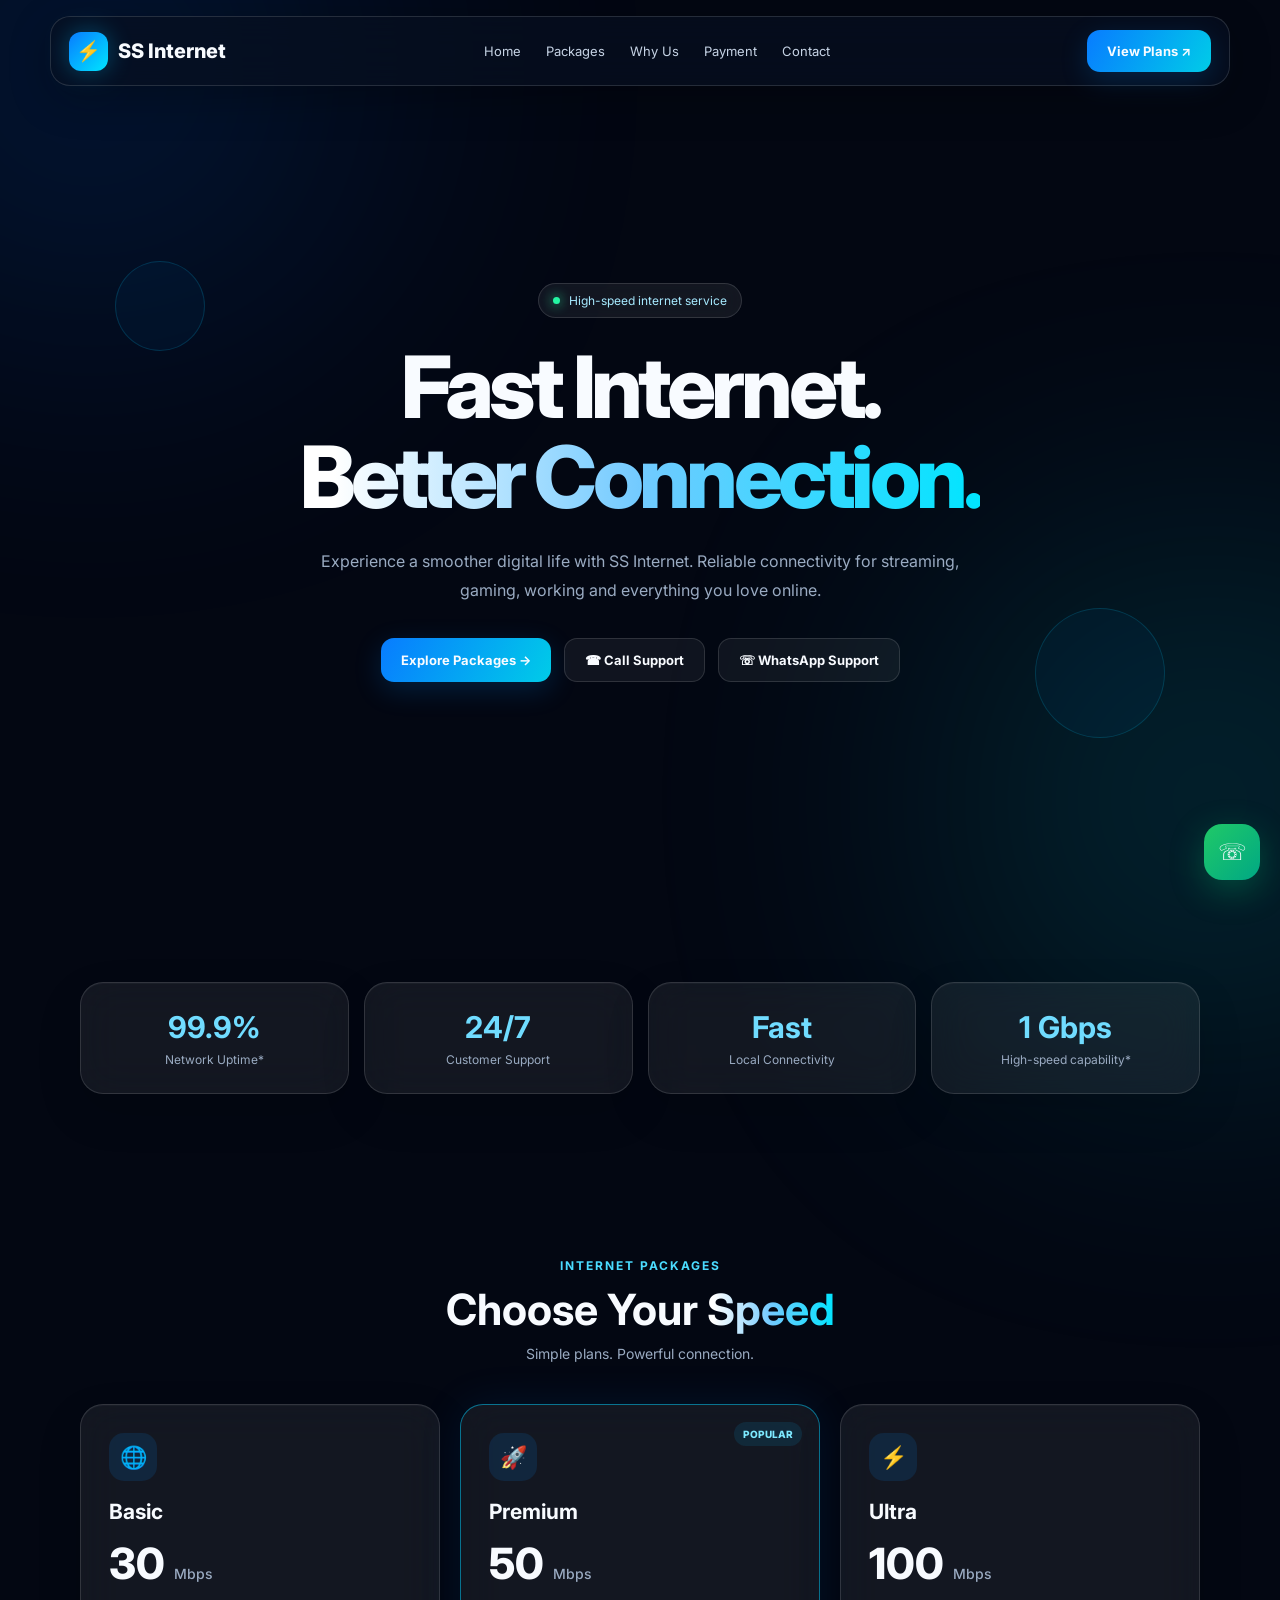
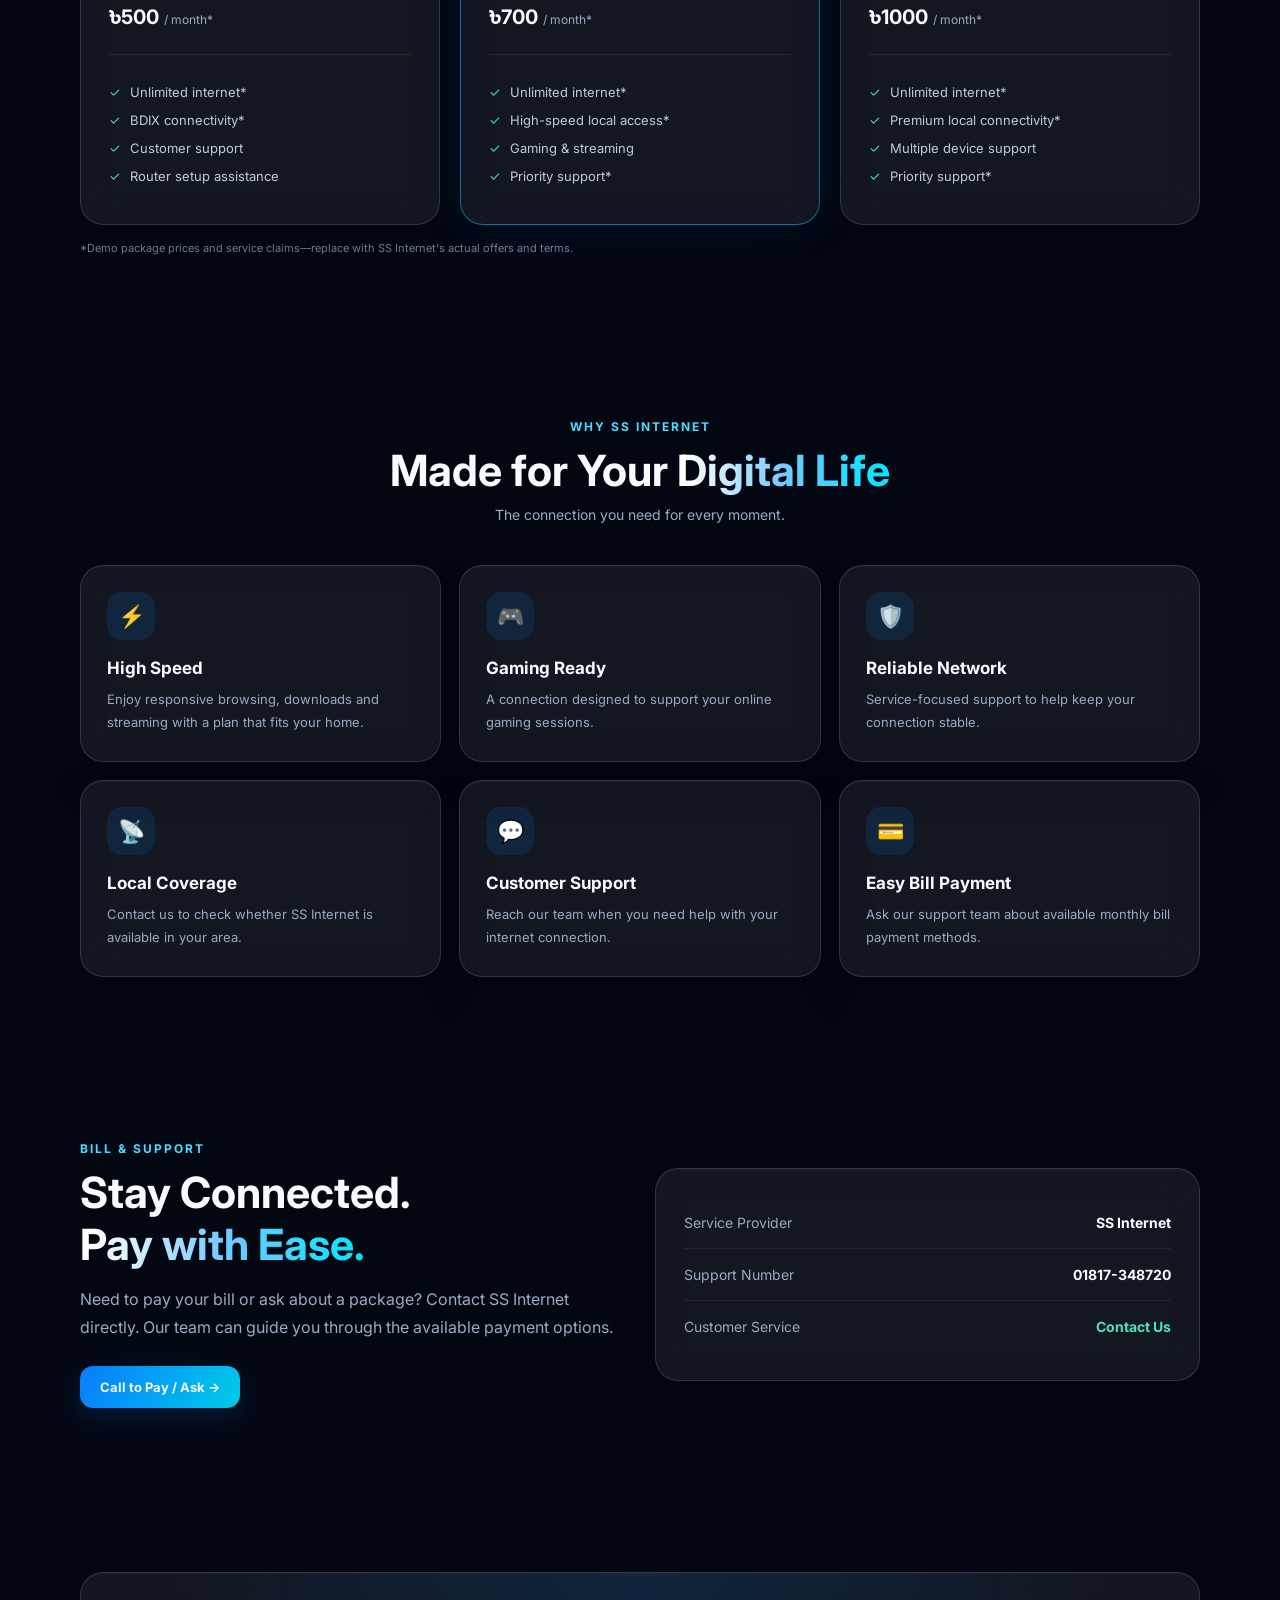
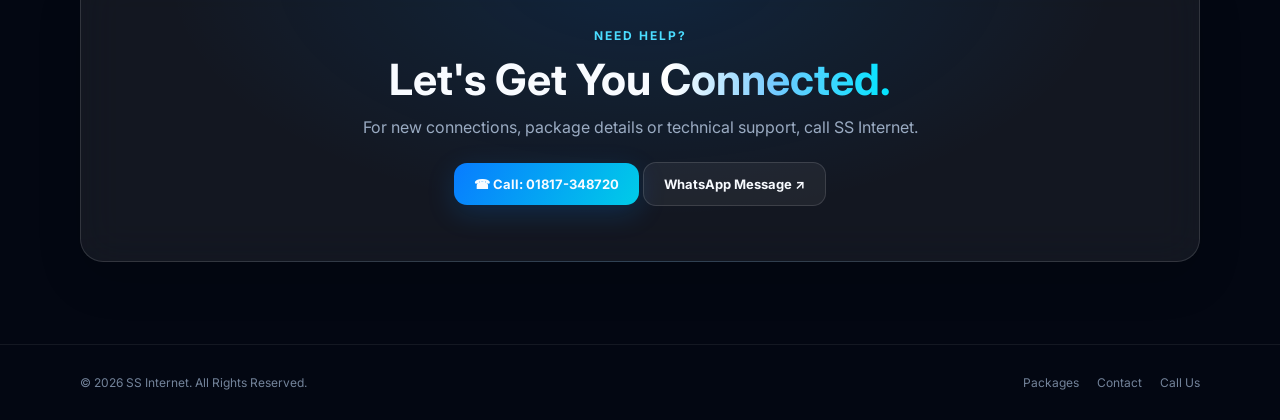
<file: ss_internet_index.html>
<!DOCTYPE html>
<html lang="bn">
<head>
<meta charset="UTF-8">
<meta name="viewport" content="width=device-width, initial-scale=1.0">
<meta name="theme-color" content="#030712">
<title>SS Internet | Fast. Reliable. Connected.</title>
<link rel="preconnect" href="https://fonts.googleapis.com">
<link href="https://fonts.googleapis.com/css2?family=Inter:wght@400;500;600;700;800&family=Hind+Siliguri:wght@400;500;600;700&display=swap" rel="stylesheet">
<style>
:root{--bg:#030712;--blue:#087cff;--cyan:#00e5ff;--muted:#9aabc2;--glass:rgba(255,255,255,.065);--line:rgba(255,255,255,.13)}
*{box-sizing:border-box;margin:0;padding:0}
html{scroll-behavior:smooth;scroll-padding-top:100px}
body{font-family:Inter,'Hind Siliguri',sans-serif;background:var(--bg);color:#f8fbff;overflow-x:hidden}
body:before,body:after{content:"";position:fixed;width:500px;height:500px;border-radius:50%;filter:blur(150px);opacity:.18;z-index:-1;pointer-events:none}
body:before{background:#006dff;top:-180px;left:-160px}
body:after{background:#00d9e8;right:-180px;bottom:-150px}
a{color:inherit;text-decoration:none}
.nav{position:fixed;z-index:20;top:16px;left:50%;transform:translateX(-50%);width:min(94%,1180px);padding:13px 18px;display:flex;align-items:center;justify-content:space-between;gap:20px;border:1px solid var(--line);border-radius:20px;background:rgba(8,16,32,.72);backdrop-filter:blur(22px);box-shadow:0 12px 40px #0004}
.brand{display:flex;align-items:center;gap:10px;font-size:20px;font-weight:800;white-space:nowrap}
.brand-mark{display:grid;place-items:center;width:39px;height:39px;border-radius:12px;background:linear-gradient(135deg,#087cff,#00e5ff);box-shadow:0 0 25px #00bfff55}
.navlinks{display:flex;gap:25px;color:#c6d3e5;font-size:13px}
.navlinks a:hover{color:white}
.btn{display:inline-flex;align-items:center;justify-content:center;gap:8px;padding:13px 20px;border-radius:13px;font-weight:700;font-size:13px;background:linear-gradient(120deg,#087cff,#00cce8);box-shadow:0 8px 28px #008cff30;transition:.25s}
.btn:hover{transform:translateY(-3px);box-shadow:0 12px 35px #008cff55}
.btn.ghost{background:rgba(255,255,255,.055);border:1px solid var(--line);box-shadow:none}
.hero{min-height:100vh;display:grid;place-items:center;text-align:center;padding:145px 20px 80px;position:relative}
.hero-inner{max-width:900px}
.pill{display:inline-flex;align-items:center;gap:9px;padding:9px 14px;border:1px solid var(--line);border-radius:40px;background:var(--glass);color:#a6eaff;font-size:12px;margin-bottom:24px;backdrop-filter:blur(12px)}
.dot{height:7px;width:7px;border-radius:50%;background:#24f6a2;box-shadow:0 0 12px #24f6a2}
h1{font-size:clamp(44px,8vw,86px);line-height:1.05;letter-spacing:-.055em;font-weight:800}
.gradient{background:linear-gradient(90deg,#fff 5%,#72caff 50%,#00e5ff);background-clip:text;-webkit-background-clip:text;color:transparent}
.hero p{max-width:660px;margin:24px auto 32px;color:var(--muted);font-size:16px;line-height:1.85}
.actions{display:flex;gap:13px;justify-content:center;flex-wrap:wrap}
.orb{position:absolute;border:1px solid #00cfff2b;border-radius:50%;background:#008cff0c;animation:float 6s ease-in-out infinite;pointer-events:none}
.orb.one{width:90px;height:90px;left:9%;top:29%}.orb.two{width:130px;height:130px;right:9%;bottom:18%;animation-delay:-2s}
@keyframes float{50%{transform:translateY(-22px)}}
section{padding:82px 20px}
.container{width:min(1120px,100%);margin:auto}
.section-title{text-align:center;margin-bottom:42px}
.eyebrow{font-size:12px;font-weight:700;letter-spacing:2px;color:#4bdcff;text-transform:uppercase}
h2{font-size:clamp(29px,5vw,43px);margin:10px 0}
.section-title p{color:var(--muted);font-size:14px}
.glass{background:var(--glass);border:1px solid var(--line);border-radius:23px;backdrop-filter:blur(20px);box-shadow:inset 0 1px #ffffff08,0 18px 45px #0002}
.stats{display:grid;grid-template-columns:repeat(4,1fr);gap:15px}
.stat{text-align:center;padding:26px 12px}
.stat strong{display:block;font-size:30px;color:#70dcff}
.stat span{display:block;margin-top:7px;color:var(--muted);font-size:12px}
.packages{display:grid;grid-template-columns:repeat(3,1fr);gap:20px}
.package{padding:28px;position:relative;transition:.25s}
.package:hover{transform:translateY(-7px);border-color:#00cfff70}
.package.featured{border-color:#00cfff80;box-shadow:0 0 45px #008cff18}
.tag{position:absolute;right:17px;top:17px;font-size:10px;color:#7de9ff;background:#00bfff1c;border-radius:20px;padding:6px 9px;font-weight:800}
.package-icon,.feature-icon{width:48px;height:48px;display:grid;place-items:center;border-radius:15px;background:#008cff20;font-size:22px;margin-bottom:18px}
.package h3{font-size:21px}
.speed{font-size:43px;font-weight:800;margin:13px 0}
.speed small{font-size:14px;color:var(--muted);font-weight:500}
.price{font-size:20px;font-weight:700;margin-bottom:20px}
.price small{font-size:12px;color:var(--muted);font-weight:400}
.features{list-style:none;border-top:1px solid #ffffff12;padding-top:17px}
.features li{color:#c0ccdc;font-size:13px;margin:12px 0}
.features li:before{content:"✓";color:#35e6d2;margin-right:9px}
.feature-grid{display:grid;grid-template-columns:repeat(3,1fr);gap:18px}
.feature{padding:26px}
.feature h3{font-size:17px;margin-bottom:10px}
.feature p{color:var(--muted);font-size:13px;line-height:1.8}
.payment{display:grid;grid-template-columns:1fr 1fr;gap:30px;align-items:center}
.payment-copy p{color:var(--muted);line-height:1.8;margin:15px 0 24px}
.bill{padding:28px}
.bill-row{display:flex;justify-content:space-between;padding:17px 0;border-bottom:1px solid #ffffff10;font-size:14px}
.bill-row:last-child{border:0}.bill-row span:first-child{color:var(--muted)}
.contact{padding:55px 25px;text-align:center;background:radial-gradient(ellipse at top,#008cff20,transparent 60%),var(--glass)}
.contact p{color:var(--muted);margin:12px 0 25px}
footer{border-top:1px solid #ffffff12;padding:30px 20px}
.footer{width:min(1120px,100%);margin:auto;display:flex;justify-content:space-between;align-items:center;gap:20px;color:#73839a;font-size:12px}
.footer-links{display:flex;gap:18px}
.float-call{position:fixed;z-index:19;right:20px;bottom:20px;width:56px;height:56px;border-radius:18px;display:grid;place-items:center;background:linear-gradient(135deg,#20c967,#00a884);font-size:23px;box-shadow:0 10px 35px #00b86b55}
@media(max-width:800px){.navlinks{display:none}.packages,.feature-grid,.payment{grid-template-columns:1fr}.stats{grid-template-columns:repeat(2,1fr)}section{padding:65px 18px}.orb{display:none}.footer{flex-direction:column;text-align:center}.hero{padding-top:130px}}
@media(prefers-reduced-motion:reduce){html{scroll-behavior:auto}*,*:before,*:after{animation:none!important;transition:none!important}}
</style>
</head>
<body>
<nav class="nav">
  <a class="brand" href="#home"><span class="brand-mark">⚡</span> SS Internet</a>
  <div class="navlinks"><a href="#home">Home</a><a href="#packages">Packages</a><a href="#features">Why Us</a><a href="#payment">Payment</a><a href="#contact">Contact</a></div>
  <a class="btn" href="#packages">View Plans ↗</a>
</nav>

<header class="hero" id="home">
  <span class="orb one"></span><span class="orb two"></span>
  <div class="hero-inner">
    <div class="pill"><span class="dot"></span> High-speed internet service</div>
    <h1>Fast Internet.<br><span class="gradient">Better Connection.</span></h1>
    <p>Experience a smoother digital life with SS Internet. Reliable connectivity for streaming, gaming, working and everything you love online.</p>
    <div class="actions"><a class="btn" href="#packages">Explore Packages →</a><a class="btn ghost" href="tel:+8801817348720">☎ Call Support</a><a class="btn ghost" href="https://wa.me/8801817348720?text=Assalamu%20Alaikum%2C%20SS%20Internet%20support%20chai." target="_blank" rel="noopener">☏ WhatsApp Support</a></div>
  </div>
</header>

<section aria-label="Network highlights"><div class="container stats">
  <div class="glass stat"><strong>99.9%</strong><span>Network Uptime*</span></div>
  <div class="glass stat"><strong>24/7</strong><span>Customer Support</span></div>
  <div class="glass stat"><strong>Fast</strong><span>Local Connectivity</span></div>
  <div class="glass stat"><strong>1 Gbps</strong><span>High-speed capability*</span></div>
</div></section>

<section id="packages"><div class="container">
  <div class="section-title"><div class="eyebrow">Internet Packages</div><h2>Choose Your <span class="gradient">Speed</span></h2><p>Simple plans. Powerful connection.</p></div>
  <div class="packages">
    <article class="glass package"><div class="package-icon">🌐</div><h3>Basic</h3><div class="speed">30 <small>Mbps</small></div><div class="price">৳500 <small>/ month*</small></div><ul class="features"><li>Unlimited internet*</li><li>BDIX connectivity*</li><li>Customer support</li><li>Router setup assistance</li></ul></article>
    <article class="glass package featured"><span class="tag">POPULAR</span><div class="package-icon">🚀</div><h3>Premium</h3><div class="speed">50 <small>Mbps</small></div><div class="price">৳700 <small>/ month*</small></div><ul class="features"><li>Unlimited internet*</li><li>High-speed local access*</li><li>Gaming & streaming</li><li>Priority support*</li></ul></article>
    <article class="glass package"><div class="package-icon">⚡</div><h3>Ultra</h3><div class="speed">100 <small>Mbps</small></div><div class="price">৳1000 <small>/ month*</small></div><ul class="features"><li>Unlimited internet*</li><li>Premium local connectivity*</li><li>Multiple device support</li><li>Priority support*</li></ul></article>
  </div>
  <p style="color:#718198;font-size:11px;margin-top:16px">*Demo package prices and service claims—replace with SS Internet's actual offers and terms.</p>
</div></section>

<section id="features"><div class="container">
  <div class="section-title"><div class="eyebrow">Why SS Internet</div><h2>Made for Your <span class="gradient">Digital Life</span></h2><p>The connection you need for every moment.</p></div>
  <div class="feature-grid">
    <article class="glass feature"><div class="feature-icon">⚡</div><h3>High Speed</h3><p>Enjoy responsive browsing, downloads and streaming with a plan that fits your home.</p></article>
    <article class="glass feature"><div class="feature-icon">🎮</div><h3>Gaming Ready</h3><p>A connection designed to support your online gaming sessions.</p></article>
    <article class="glass feature"><div class="feature-icon">🛡️</div><h3>Reliable Network</h3><p>Service-focused support to help keep your connection stable.</p></article>
    <article class="glass feature"><div class="feature-icon">📡</div><h3>Local Coverage</h3><p>Contact us to check whether SS Internet is available in your area.</p></article>
    <article class="glass feature"><div class="feature-icon">💬</div><h3>Customer Support</h3><p>Reach our team when you need help with your internet connection.</p></article>
    <article class="glass feature"><div class="feature-icon">💳</div><h3>Easy Bill Payment</h3><p>Ask our support team about available monthly bill payment methods.</p></article>
  </div>
</div></section>

<section id="payment"><div class="container payment">
  <div class="payment-copy"><div class="eyebrow">Bill & Support</div><h2>Stay Connected.<br><span class="gradient">Pay with Ease.</span></h2><p>Need to pay your bill or ask about a package? Contact SS Internet directly. Our team can guide you through the available payment options.</p><a class="btn" href="tel:+8801817348720">Call to Pay / Ask →</a></div>
  <div class="glass bill"><div class="bill-row"><span>Service Provider</span><strong>SS Internet</strong></div><div class="bill-row"><span>Support Number</span><strong>01817-348720</strong></div><div class="bill-row"><span>Customer Service</span><strong style="color:#4ce6b5">Contact Us</strong></div></div>
</div></section>

<section id="contact"><div class="container"><div class="glass contact"><div class="eyebrow">Need Help?</div><h2>Let's Get You <span class="gradient">Connected.</span></h2><p>For new connections, package details or technical support, call SS Internet.</p><a class="btn" href="tel:+8801817348720">☎ Call: 01817-348720</a> <a class="btn ghost" href="https://wa.me/8801817348720?text=Assalamu%20Alaikum%2C%20SS%20Internet%20support%20chai." target="_blank" rel="noopener">WhatsApp Message ↗</a></div></div></section>

<footer><div class="footer"><span>© 2026 SS Internet. All Rights Reserved.</span><div class="footer-links"><a href="#packages">Packages</a><a href="#contact">Contact</a><a href="tel:+8801817348720">Call Us</a></div></div></footer>
<a class="float-call" href="https://wa.me/8801817348720?text=Assalamu%20Alaikum%2C%20SS%20Internet%20support%20chai." target="_blank" rel="noopener" aria-label="WhatsApp SS Internet" title="WhatsApp Support">☏</a>
</body>
</html>
</file>
<file: style.css>
:root{--navy:#04162f;--navy2:#08234b;--cyan:#00d5ff;--blue:#0789ff;--orange:#ff9d00;--text:#f4f8ff;--muted:#b9c9e1}*{box-sizing:border-box}html{scroll-behavior:smooth;scroll-padding-top:100px}body{margin:0;background:#03142c;color:var(--text);font-family:system-ui,-apple-system,"Segoe UI",Arial,sans-serif;background-image:radial-gradient(ellipse at 80% 15%,#093c72 0,transparent 40%),radial-gradient(ellipse at 10% 55%,#06335c 0,transparent 38%)}a{color:inherit;text-decoration:none}.topbar{position:sticky;top:0;z-index:30;display:flex;align-items:center;justify-content:space-between;gap:20px;padding:13px clamp(16px,5vw,70px);background:#04152eea;backdrop-filter:blur(16px);border-bottom:1px solid #0d80bd66}.brand{display:flex;align-items:center;gap:10px;flex-shrink:0}.brand-mark{font-weight:950;font-size:32px;letter-spacing:-3px;position:relative;color:#fff;text-shadow:0 0 10px #00aaff}.wifi{position:absolute;right:-5px;top:-12px;color:#ffc400;font-size:21px;transform:rotate(-30deg)}.brand-text{font-size:22px;font-weight:800;letter-spacing:-.8px}.brand-text em{font-style:normal;color:var(--cyan)}.brand-text small{display:block;font-size:10px;color:#d3deed;font-weight:500;letter-spacing:.2px;margin-top:-3px}.topbar nav{display:flex;align-items:center;gap:clamp(10px,2vw,26px)}.topbar nav a{font-size:14px;font-weight:650;color:#e5efff;padding:9px 0;transition:.2s}.topbar nav a:hover{color:var(--cyan)}.nav-cta,.btn{display:inline-flex;align-items:center;justify-content:center;gap:8px;border-radius:999px;padding:11px 20px;font-weight:750;white-space:nowrap;border:1px solid #00d5ff88}.nav-cta{background:linear-gradient(120deg,#008cff,#00d5ff);color:#04182f}.menu-toggle{display:none;background:none;color:white;border:1px solid #345779;border-radius:10px;padding:7px 10px;font-size:20px}.section{padding:clamp(48px,7vw,90px) clamp(18px,5vw,75px);max-width:1500px;margin:auto}.hero{display:grid;grid-template-columns:.85fr 1.15fr;align-items:center;gap:35px;padding-top:40px}.eyebrow{color:var(--cyan);text-transform:uppercase;letter-spacing:3px;font-size:12px;font-weight:800}.hero h1{font-size:clamp(36px,5vw,66px);line-height:1.04;letter-spacing:-2px;margin:12px 0 18px}.hero h1 span,.section-heading h2 span{color:var(--cyan)}.hero-copy>p:not(.eyebrow){color:var(--muted);max-width:470px;font-size:17px}.button-row{display:flex;flex-wrap:wrap;gap:12px;margin:24px 0}.btn.primary{background:linear-gradient(110deg,#008cff,#00d5ff);color:#03182d}.btn.ghost{background:#061d3a;border-color:#47729d}.quick-benefits{display:flex;gap:18px;color:#dceaff;font-size:14px;margin-top:20px}.hero-art img{width:100%;display:block;border-radius:20px;border:1px solid #13a8ff77;box-shadow:0 0 35px #007aff33}.section-heading{text-align:center;margin-bottom:32px}.section-heading h2{font-size:clamp(30px,4vw,45px);margin:8px 0}.section-heading>p:last-child{color:var(--muted)}.package-grid{display:grid;grid-template-columns:repeat(4,1fr);gap:18px}.plan{border:1px solid #2c70a6;border-radius:22px;padding:23px;background:linear-gradient(155deg,#0e3154,#0a1e37);box-shadow:0 10px 30px #0002;position:relative;overflow:hidden}.plan:before{content:"";position:absolute;inset:0;opacity:.14;background:linear-gradient(120deg,transparent,white,transparent);pointer-events:none}.plan-tag{font-weight:800;font-size:15px;color:#d5ecff}.plan h3{font-size:48px;line-height:1;margin:20px 0 12px}.plan h3 small{font-size:18px}.price{font-size:27px;font-weight:900;color:#fff;background:#0a4f91;border-radius:12px;display:inline-block;padding:8px 14px}.price small{font-size:12px;font-weight:500}.plan ul{list-style:none;padding:0;margin:20px 0;color:#d9e6f5;font-size:14px}.plan li{padding:6px 0}.plan li:before{content:"✓";color:#28e0b5;font-weight:900;margin-right:9px}.plan-btn{display:block;text-align:center;border-radius:30px;padding:12px;background:linear-gradient(120deg,#007bff,#00c7ff);color:#001a30;font-weight:800}.green{border-color:#1bbd72}.green .price{background:#078d45}.orange{border-color:#ff9a27}.orange .price{background:#c65a06}.popular{box-shadow:0 0 25px #ff9a2722}.purple{border-color:#9255ff}.purple .price{background:#6a2db8}.feature-grid{display:grid;grid-template-columns:repeat(4,1fr);gap:18px}.feature,.portal-card{background:linear-gradient(160deg,#102e4b,#071c35);border:1px solid #24547b;border-radius:20px;padding:25px}.feature-icon,.portal-icon{font-size:32px;color:var(--cyan);margin-bottom:10px}.feature h3,.portal-card h3{margin:5px 0 10px}.feature p,.portal-card p{color:var(--muted);line-height:1.65}.service-card{display:flex;align-items:center;gap:20px;background:linear-gradient(100deg,#0a2b4b,#06213d);border:1px solid #1878b2;border-radius:22px;padding:25px}.service-icon{font-size:35px}.service-card div{flex:1}.service-card p{color:var(--muted);margin-bottom:0}.portals .portal-card{text-align:center;max-width:700px;margin:0 auto}.coming-soon{display:inline-block;padding:9px 14px;border:1px solid #00bde866;color:#85e9ff;border-radius:30px;margin-top:10px}.contact-grid{display:grid;grid-template-columns:repeat(3,1fr);gap:18px}.contact-card{display:flex;flex-direction:column;gap:8px;padding:24px;border:1px solid #2674a0;border-radius:18px;background:#0a2845}.contact-card b{font-size:18px;color:#7de7ff}.contact-card span{color:#e4edff}.whatsapp{border-color:#18a55a}.whatsapp b{color:#4bdf90}.location-card{display:flex;align-items:center;justify-content:center;gap:22px;padding:26px;border-radius:20px;background:#0a2845;border:1px solid #2674a0}.pin{font-size:42px;color:#00d5ff}.location-card p{color:var(--muted)}.location-card a{color:#63dcff;text-decoration:underline}footer{display:flex;justify-content:space-between;align-items:center;gap:18px;padding:24px clamp(16px,5vw,70px);border-top:1px solid #174b75;background:#03152b;color:#b9c9df;font-size:13px}.footer-brand .brand-text{color:#fff}.popup-overlay{position:fixed;inset:0;z-index:80;display:none;align-items:center;justify-content:center;padding:14px;background:#000b1acc;backdrop-filter:blur(5px)}.popup-overlay.show{display:flex}.popup-box{position:relative;width:min(540px,94vw);max-height:94vh}.popup-box img{width:100%;max-height:94vh;object-fit:contain;display:block;border-radius:18px;box-shadow:0 0 35px #00aaff66}.popup-close{position:absolute;right:7px;top:7px;z-index:2;border-radius:50%;width:40px;height:40px;background:#04172e;color:white;border:2px solid white;font-size:25px;cursor:pointer}.popup-close:hover{background:#ff4141}
@media(max-width:1100px){.topbar{flex-wrap:wrap}.topbar nav{order:4;width:100%;justify-content:center;flex-wrap:wrap}.package-grid{grid-template-columns:repeat(2,1fr)}.hero{grid-template-columns:1fr}.hero-art{order:-1}.hero-copy{text-align:center}.hero-copy>p:not(.eyebrow){margin-left:auto;margin-right:auto}.button-row,.quick-benefits{justify-content:center}}
@media(max-width:720px){.topbar{flex-wrap:nowrap;padding:10px 14px}.brand-text{font-size:19px}.menu-toggle{display:block;margin-left:auto}.nav-cta{display:none}#mainNav{display:none;position:absolute;left:0;right:0;top:100%;background:#04172ef7;padding:14px 18px;border-bottom:1px solid #0e6b9d;flex-direction:column;align-items:stretch;gap:3px}#mainNav.open{display:flex}#mainNav a{padding:12px 10px;border-radius:10px}#mainNav a:hover{background:#0d2c4c}.section{padding:45px 17px}.hero{padding-top:28px;gap:25px}.hero h1{letter-spacing:-1px}.hero-art img{border-radius:12px}.package-grid,.feature-grid,.contact-grid{grid-template-columns:1fr}.plan{padding:22px}.service-card{flex-wrap:wrap}.service-card .btn{width:100%}.location-card{justify-content:flex-start}footer{flex-direction:column;text-align:center}.popup-box{width:min(440px,96vw)}.popup-close{width:35px;height:35px;font-size:22px}.quick-benefits{flex-direction:column;gap:8px}}

/* Stylish developer credit */
.developer-credit{width:100%;text-align:center;margin-top:7px;font-size:12px;letter-spacing:1.4px;color:#8296b5}
.developer-credit span{font-weight:900;background:linear-gradient(90deg,#00d5ff,#7b5cff,#ffb72b);-webkit-background-clip:text;background-clip:text;color:transparent;text-shadow:0 0 12px #00bfff24}
@media(min-width:721px){footer{flex-wrap:wrap}.developer-credit{flex-basis:100%;order:10}}

.livetv-grid{display:grid;grid-template-columns:repeat(2,minmax(0,1fr));gap:18px;max-width:900px;margin:0 auto}.livetv-grid .portal-card{width:100%}@media(max-width:720px){.livetv-grid{grid-template-columns:1fr}}

/* Enhanced SS Internet features */
.theme-toggle{border:1px solid #3673a4;background:#0a2845;color:#4de5ff;border-radius:12px;padding:8px 12px;font-size:20px;cursor:pointer;flex-shrink:0}
.offer-slider{position:relative;max-width:980px;margin:auto;border:1px solid #12a8e2;border-radius:26px;background:linear-gradient(125deg,#071e3b,#0a3561,#06203d);box-shadow:0 0 34px #00baff25;overflow:hidden;min-height:250px;padding:32px}.offer-slide{display:none;min-height:175px}.offer-slide.active{display:block;animation:slideIn .4s ease}.offer-kicker{color:#55e6ff;font-weight:900;letter-spacing:2px;font-size:12px}.offer-slide h3{font-size:clamp(26px,4vw,40px);margin:12px 0}.offer-slide p{color:var(--muted);max-width:600px;line-height:1.6}.slider-dots{display:flex;gap:8px;justify-content:center;margin-top:15px}.slider-dot{width:10px;height:10px;border-radius:99px;border:0;background:#466783;cursor:pointer}.slider-dot.active{width:26px;background:linear-gradient(90deg,#00bfff,#00e0d0)}@keyframes slideIn{from{opacity:.3;transform:translateY(8px)}to{opacity:1;transform:translateY(0)}}
.notice-grid,.help-grid{display:grid;grid-template-columns:repeat(3,1fr);gap:16px}.notice-card,.help-card,.speed-card,.coverage-card,.refer-card,.feedback-card{border:1px solid #25618c;border-radius:20px;background:linear-gradient(155deg,#102f50,#071d37);padding:24px;box-shadow:0 10px 26px #0002}.notice-label{display:inline-block;color:#00d5ff;font-size:11px;font-weight:900;letter-spacing:1.7px}.notice-card h3,.help-card h3{margin:10px 0}.notice-card p,.help-card p,.speed-card p,.coverage-card p,.refer-card p,.feedback-card p{color:var(--muted);line-height:1.65}.glass-form{max-width:900px;margin:auto;padding:26px;border:1px solid #2879a5;border-radius:22px;background:linear-gradient(155deg,#102f50,#061a33);box-shadow:0 0 30px #00aaff17}.form-grid{display:grid;grid-template-columns:1fr 1fr;gap:16px}.glass-form label{display:flex;flex-direction:column;gap:8px;color:#d9eaff;font-weight:700;font-size:14px}.glass-form input,.glass-form select,.glass-form textarea{width:100%;border:1px solid #27577d;border-radius:12px;background:#041a33;color:#f4f8ff;padding:12px;font:inherit;outline:none}.glass-form input:focus,.glass-form select:focus,.glass-form textarea:focus{border-color:#00d5ff;box-shadow:0 0 0 3px #00d5ff18}.full-field{grid-column:1/-1}.form-submit{border:0;cursor:pointer;margin-top:18px;width:100%}.speed-card,.coverage-card,.refer-card,.feedback-card{max-width:720px;margin:auto;text-align:center}.speed-icon,.refer-icon{font-size:50px;color:#00d5ff}.speed-card h3,.coverage-card h3,.refer-card h3{font-size:24px}.speed-card .btn,.coverage-card .btn,.refer-card .btn,.feedback-card .btn{margin-top:12px}.text-link{color:#5ce3ff;text-decoration:underline}.refer-card{background:linear-gradient(145deg,#0c3b57,#102d4e)}.refer-icon{filter:drop-shadow(0 0 10px #00caff)}.feedback-card{display:flex;align-items:center;justify-content:center;flex-wrap:wrap;gap:15px}.feedback-card p{flex:1;min-width:200px}.light-mode{--text:#11263b;--muted:#526a85;background:#e9f3ff!important;background-image:radial-gradient(ellipse at 80% 15%,#c7e5ff 0,transparent 40%),radial-gradient(ellipse at 10% 55%,#d5eeff 0,transparent 38%)!important;color:#11263b}.light-mode .topbar,.light-mode footer{background:#f1f8ffed;color:#243d57;border-color:#a9d5f3}.light-mode .topbar nav a{color:#243d57}.light-mode .plan,.light-mode .feature,.light-mode .portal-card,.light-mode .service-card,.light-mode .contact-card,.light-mode .location-card,.light-mode .notice-card,.light-mode .help-card,.light-mode .speed-card,.light-mode .coverage-card,.light-mode .refer-card,.light-mode .feedback-card,.light-mode .glass-form,.light-mode .offer-slider{background:linear-gradient(145deg,#fff,#e4f3ff);color:#10243b;border-color:#9bc9e8}.light-mode .glass-form input,.light-mode .glass-form select,.light-mode .glass-form textarea{background:#fff;color:#172b42;border-color:#a6c9e2}.light-mode .brand-text small{color:#516781}.light-mode .hero-copy>p:not(.eyebrow),.light-mode .plan ul,.light-mode .feature p,.light-mode .portal-card p,.light-mode .service-card p,.light-mode .contact-card span,.light-mode .location-card p,.light-mode .notice-card p,.light-mode .help-card p,.light-mode .speed-card p,.light-mode .coverage-card p,.light-mode .refer-card p,.light-mode .feedback-card p{color:#516781}
@media(max-width:800px){.notice-grid,.help-grid{grid-template-columns:1fr}.form-grid{grid-template-columns:1fr}.full-field{grid-column:auto}.offer-slider{padding:22px;min-height:270px}.theme-toggle{padding:6px 10px}.topbar{gap:8px}}

/* Embedded speed test + demo content editor */
.speedtest-embed-card,.admin-panel{max-width:950px;margin:0 auto;padding:20px;border-radius:22px;background:linear-gradient(150deg,#0c2d4c,#071a32);border:1px solid #2676a3;box-shadow:0 15px 35px #0003}
.speedtest-toolbar{display:flex;justify-content:space-between;align-items:center;gap:16px;margin-bottom:15px}.speedtest-toolbar h3{margin:0 0 5px}.speedtest-toolbar p{margin:0;color:var(--muted)}
.speed-live-dot{color:#40dfa5;font-weight:700;font-size:13px}.speedtest-frame{width:100%;height:600px;border:1px solid #2c6590;border-radius:16px;background:#06172c}.speedtest-note{color:#a9bdd7;font-size:12px;line-height:1.6}
.admin-panel{display:grid;gap:14px}.admin-panel label{display:grid;gap:7px;color:#dbeeff;font-weight:650}.admin-panel input,.admin-panel textarea{width:100%;padding:12px 14px;background:#061a30;color:#f2f8ff;border:1px solid #2a638b;border-radius:11px;font:inherit}.admin-editor{display:grid;gap:13px;padding-top:10px}.hidden{display:none!important}.admin-warning{color:#ffc777;font-size:13px;line-height:1.6}.admin-panel button{cursor:pointer}
@media(max-width:720px){.speedtest-frame{height:540px}.speedtest-embed-card,.admin-panel{padding:14px}.speedtest-toolbar{align-items:flex-start;flex-direction:column}}
/* Native browser speed test UI */
.speedtest-native{overflow:hidden}.speed-metrics{display:grid;grid-template-columns:repeat(3,1fr);gap:12px;margin:22px 0}.speed-metric{border:1px solid #2676a3;border-radius:16px;padding:18px 10px;text-align:center;background:linear-gradient(155deg,#113858,#061a32);display:flex;flex-direction:column;gap:4px}.speed-metric small{letter-spacing:1.2px;color:#78c9f3;font-weight:800}.speed-metric strong{font-size:clamp(28px,5vw,46px);line-height:1.15;color:#eaf8ff}.speed-metric span{color:#8db4d1;font-size:13px}.speed-run{display:block;width:100%;max-width:420px;margin:10px auto 14px;font-size:16px;padding:15px}.speed-run:disabled{opacity:.65;cursor:wait}.speedtest-note{text-align:center}.light-mode .speed-metric{background:linear-gradient(155deg,#e7f7ff,#d5eaff);color:#10243b}.light-mode .speed-metric strong{color:#10243b}.light-mode .speed-metric span{color:#526a85}
@media(max-width:520px){.speed-metrics{gap:7px}.speed-metric{padding:14px 5px}.speed-metric strong{font-size:26px}}

/* Screenshot-inspired Fast.com speed test card */
.fast-card{max-width:640px;margin:0 auto;padding:48px 28px 42px;min-height:440px;display:flex;flex-direction:column;align-items:center;justify-content:center;text-align:center;border-radius:30px;border:1px solid #28648d;background:linear-gradient(155deg,#102f4e,#071d36);box-shadow:0 16px 38px #0002;gap:18px}.fast-mark{font-size:58px;font-weight:900;color:#00c9f2;line-height:1;margin-bottom:12px;transform:rotate(-5deg)}.fast-card h3{font-size:clamp(24px,4vw,38px);margin:0;color:#f3f7ff}.fast-card p{font-size:clamp(16px,3vw,24px);line-height:1.55;color:#afc4dd;max-width:520px;margin:8px auto 26px}.fast-start{display:inline-flex;align-items:center;justify-content:center;gap:10px;border-radius:999px;padding:18px 38px;background:linear-gradient(110deg,#008dff,#00c8ed);color:#071b33;font-weight:800;font-size:20px;text-decoration:none;box-shadow:0 8px 24px #009ef544;transition:transform .2s,filter .2s}.fast-start:hover{transform:translateY(-2px);filter:brightness(1.08)}@media(max-width:600px){.fast-card{padding:34px 22px;min-height:390px;border-radius:24px}.fast-start{font-size:18px;padding:16px 28px}.fast-mark{font-size:50px}}

.refer-banner-wrap{max-width:1120px;margin:0 auto;text-align:center;}
.refer-banner-wrap a{display:block;}
.refer-banner-img{display:block;width:100%;height:auto;border:1px solid #16b9ed;border-radius:22px;box-shadow:0 0 30px #00baff24;}
.refer-banner-caption{color:var(--muted);font-size:clamp(15px,2vw,20px);line-height:1.6;margin:18px 8px 0;}
.refer-banner-caption strong{color:#00d5ff;}
@media(max-width:720px){.refer-banner-img{border-radius:14px}.refer-banner-caption{margin-top:12px;}}

/* Hero banners: rotate original banner and referral banner */
.hero-banner-slider{position:relative;width:100%;overflow:hidden;border-radius:20px;}
.hero-banner-slide{display:none;}
.hero-banner-slide.active{display:block;animation:heroBannerFade .45s ease;}
.hero-banner-slide img{display:block;width:100%;height:auto;object-fit:cover;border-radius:20px;border:1px solid #13a8ff77;box-shadow:0 0 35px #007aff33;}
.hero-banner-arrow{position:absolute;top:50%;transform:translateY(-50%);width:42px;height:42px;border-radius:50%;border:1px solid #36c9ff;background:#061b34b8;color:#fff;font-size:28px;line-height:1;cursor:pointer;backdrop-filter:blur(8px);}
.hero-banner-arrow.prev{left:12px}.hero-banner-arrow.next{right:12px}
.hero-banner-dots{position:absolute;bottom:12px;left:0;right:0;display:flex;justify-content:center;gap:9px}
.hero-banner-dot{width:10px;height:10px;border:0;border-radius:20px;background:#6b91ad;cursor:pointer;padding:0}
.hero-banner-dot.active{width:25px;background:linear-gradient(90deg,#00bfff,#00e0d0)}
@keyframes heroBannerFade{from{opacity:.45;transform:translateX(8px)}to{opacity:1;transform:translateX(0)}}
/* Mobile menu: restore vertical dropdown with its own scroll area */
@media(max-width:720px){
 body.menu-open{overflow:hidden;}
 #mainNav.open{display:flex;position:absolute;top:100%;left:0;right:0;bottom:auto;width:100%;max-height:min(72dvh,560px);overflow-y:auto;overflow-x:hidden;overscroll-behavior:contain;touch-action:pan-y;-webkit-overflow-scrolling:touch;z-index:100;padding:12px 16px 18px;background:linear-gradient(165deg,#071e39f7,#03152dfb);border:1px solid #176e9b;border-top:0;border-radius:0 0 18px 18px;box-shadow:0 0 0 100vmax #0008;flex-direction:column;align-items:stretch;gap:2px;}
 #mainNav.open a{display:block;flex:0 0 auto;padding:13px 12px;border-radius:10px;}
 #mainNav.open a:hover{background:#0d2c4c;}
}
@media(max-width:720px){.hero-banner-slider,.hero-banner-slide img{border-radius:12px}.hero-banner-arrow{width:34px;height:34px;font-size:23px}.hero-banner-dots{bottom:8px}}
</file>
